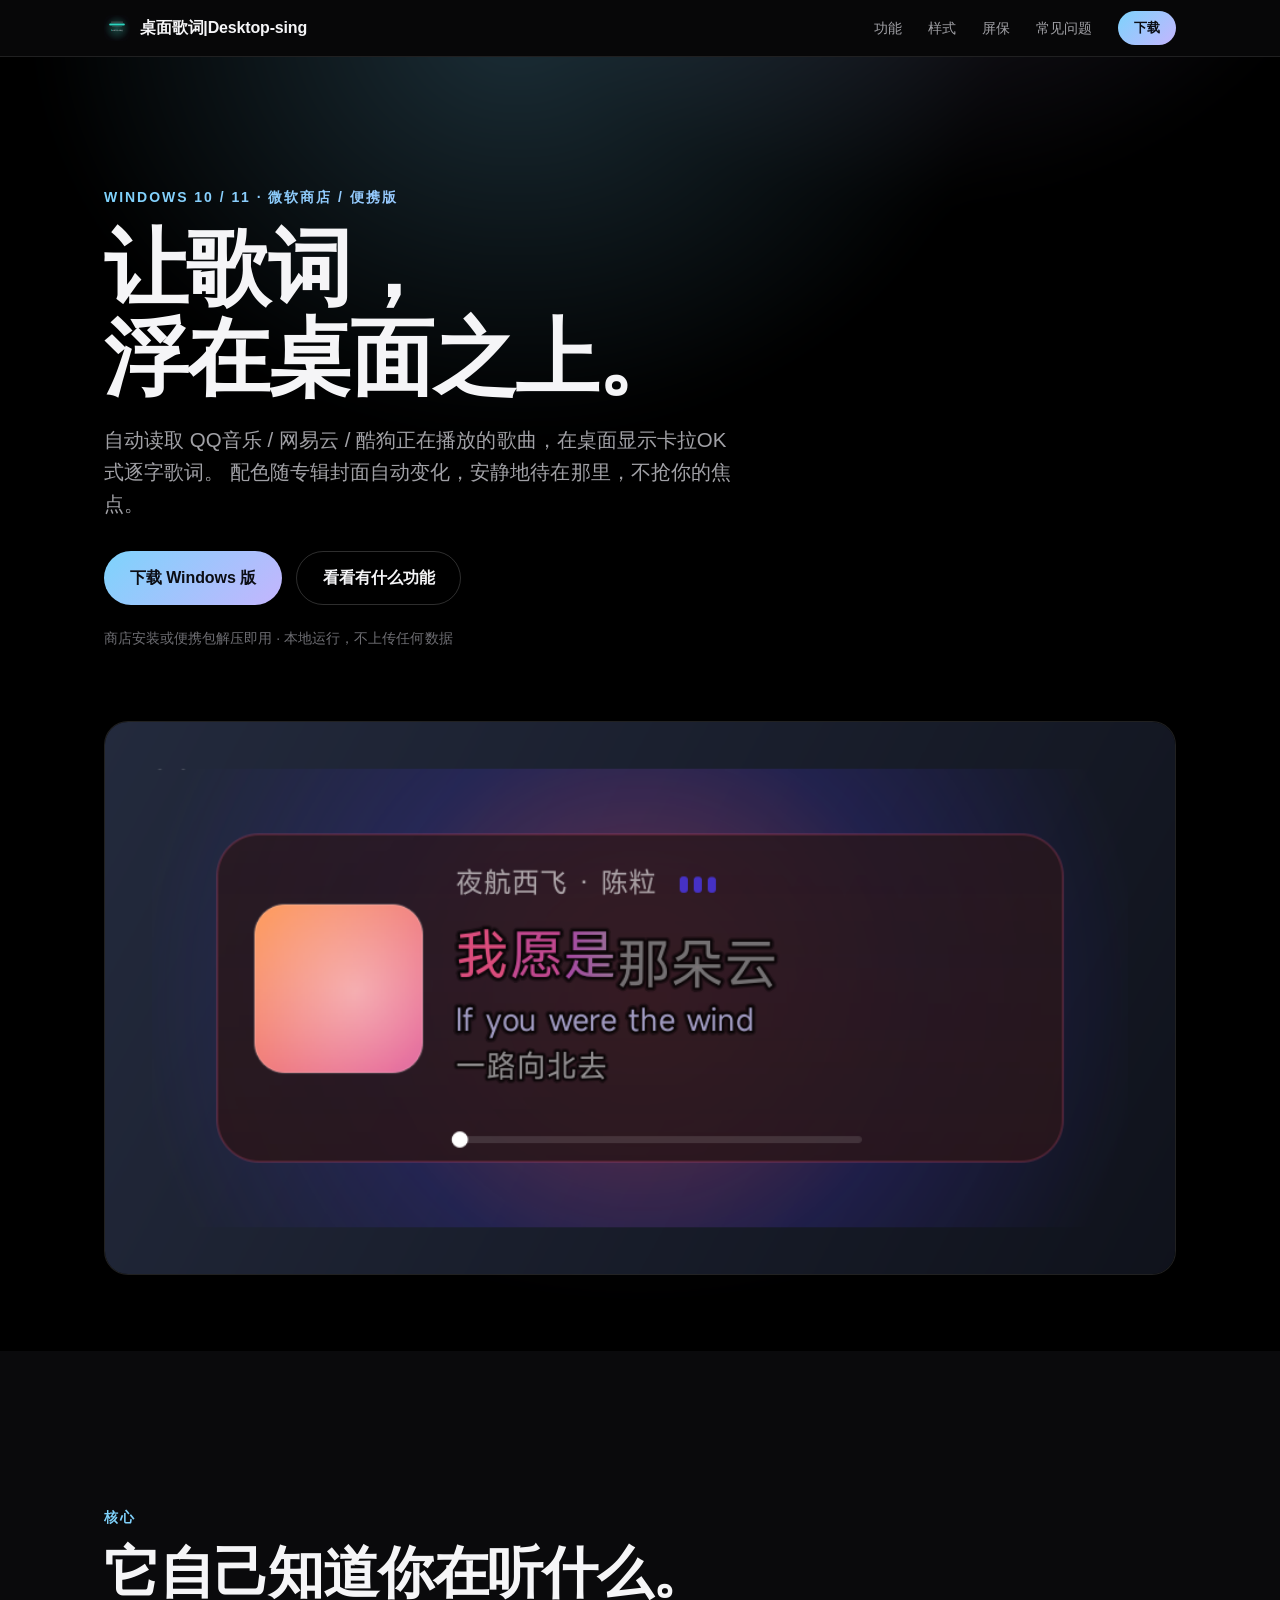
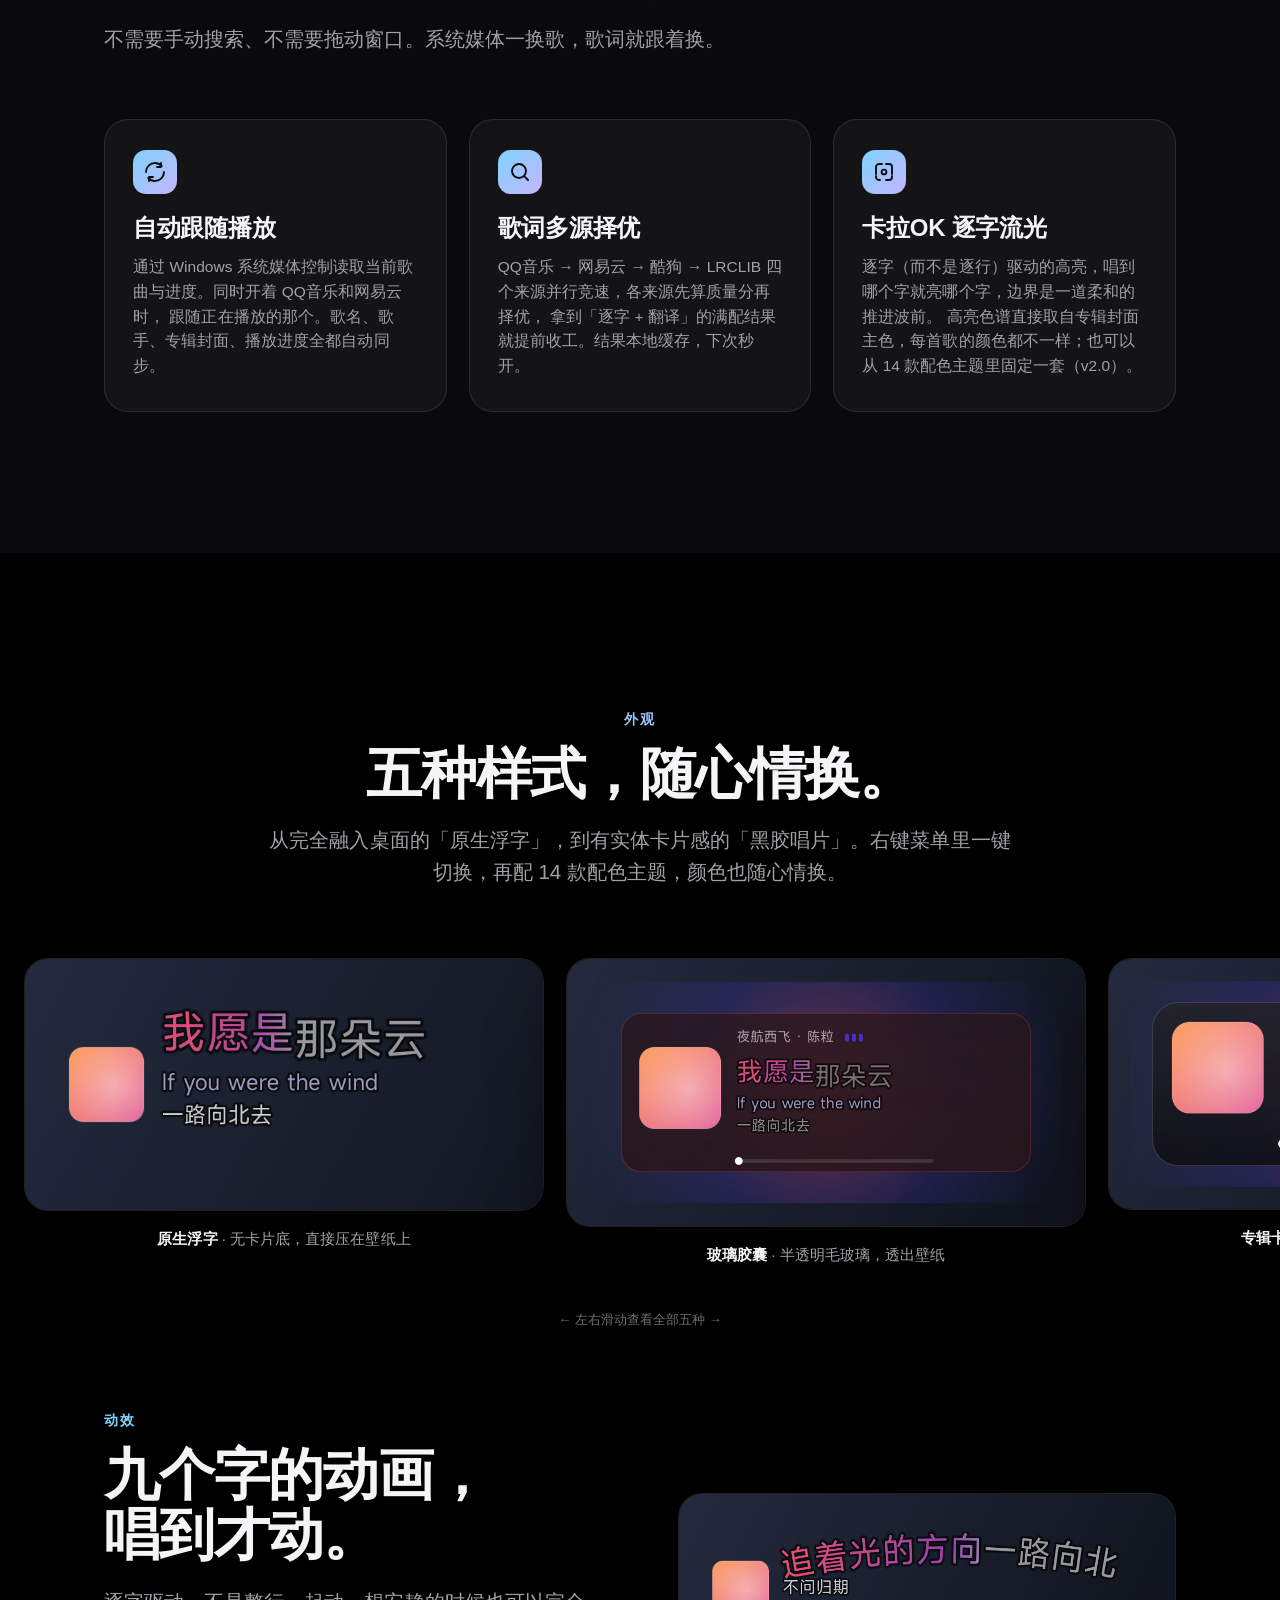
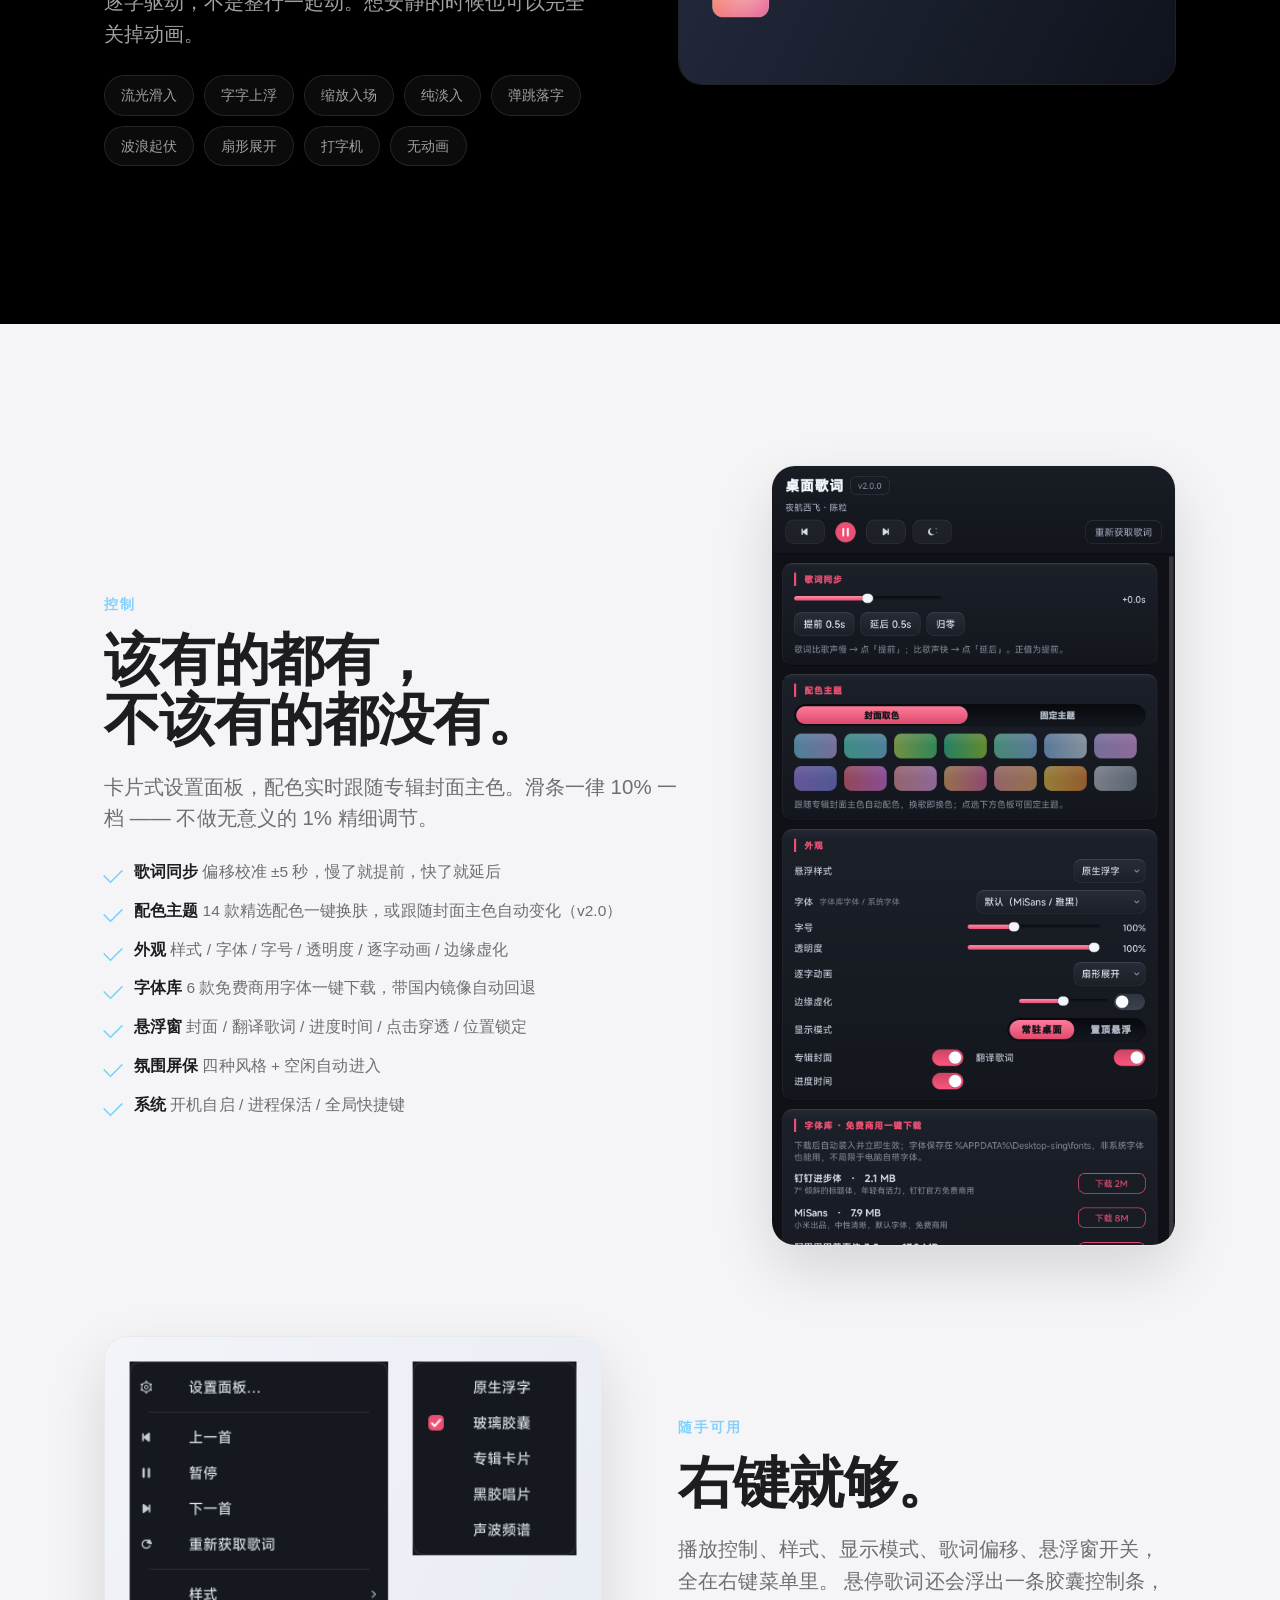
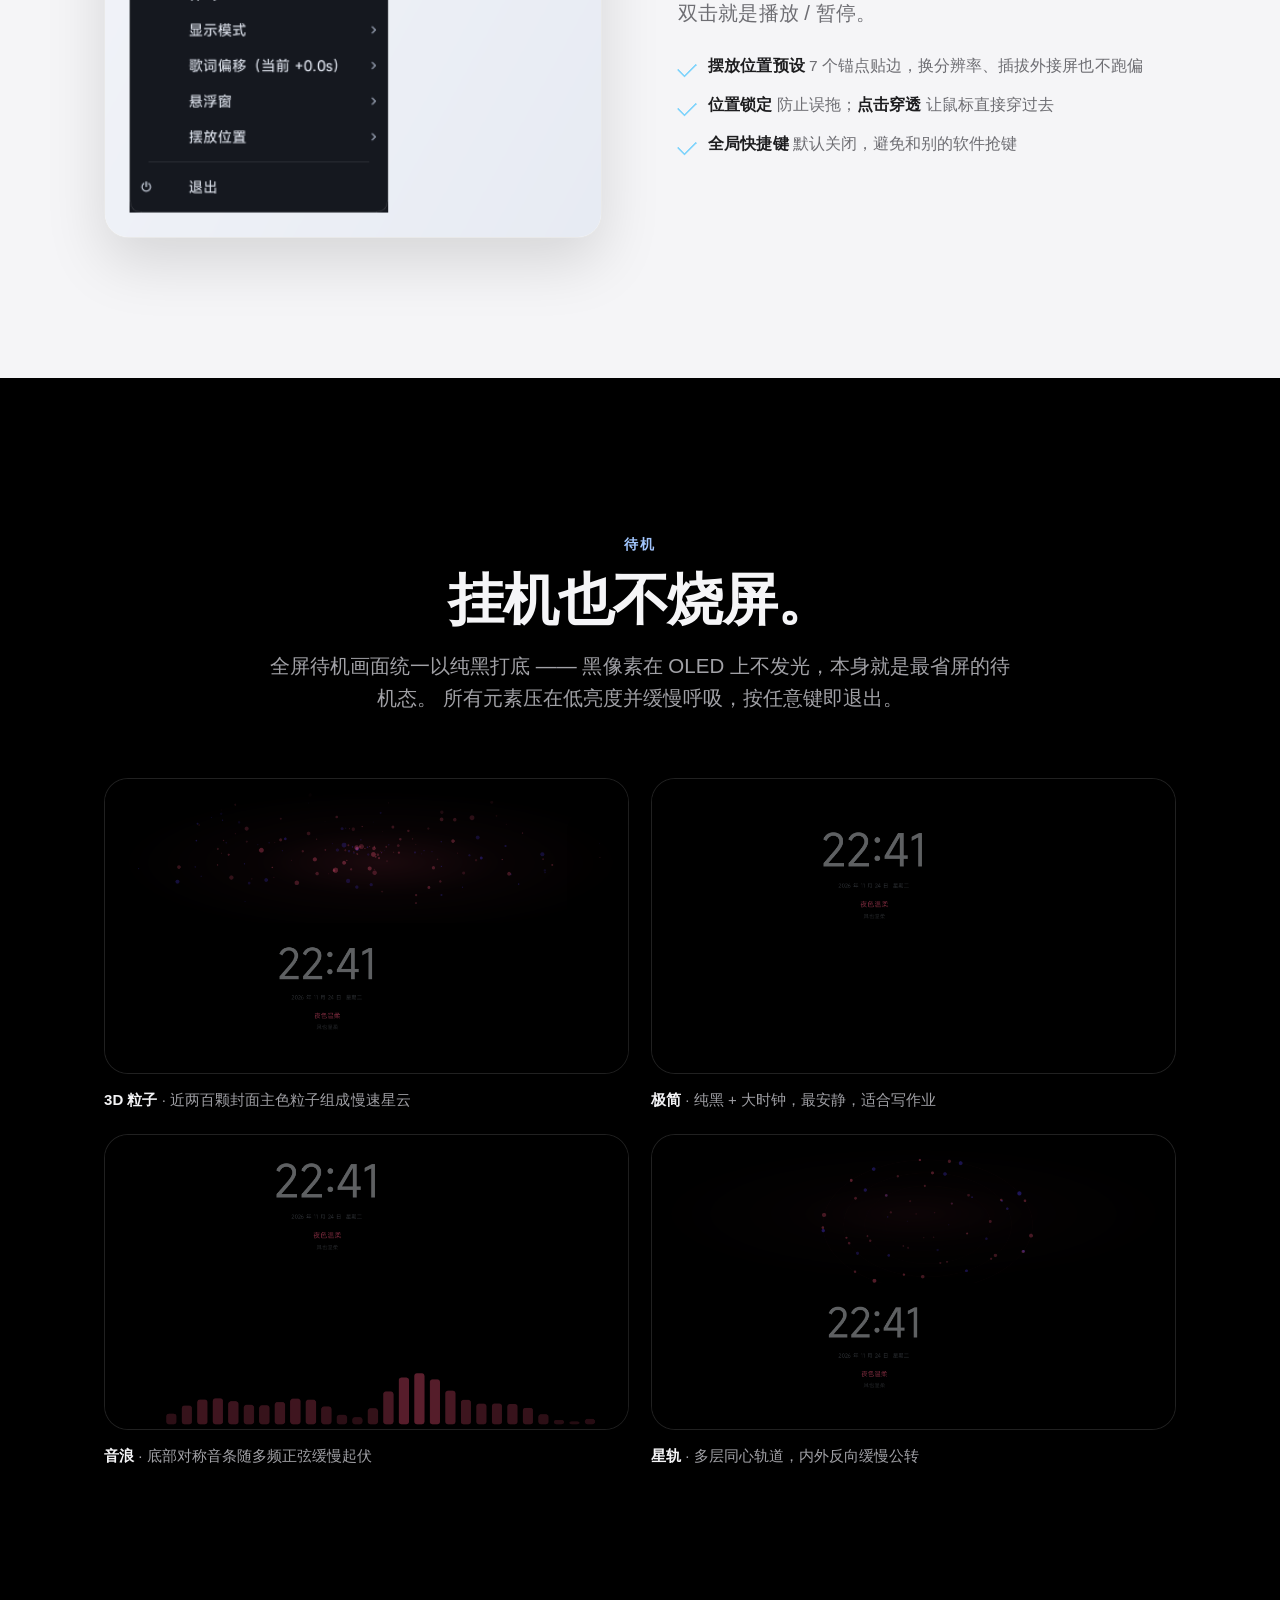
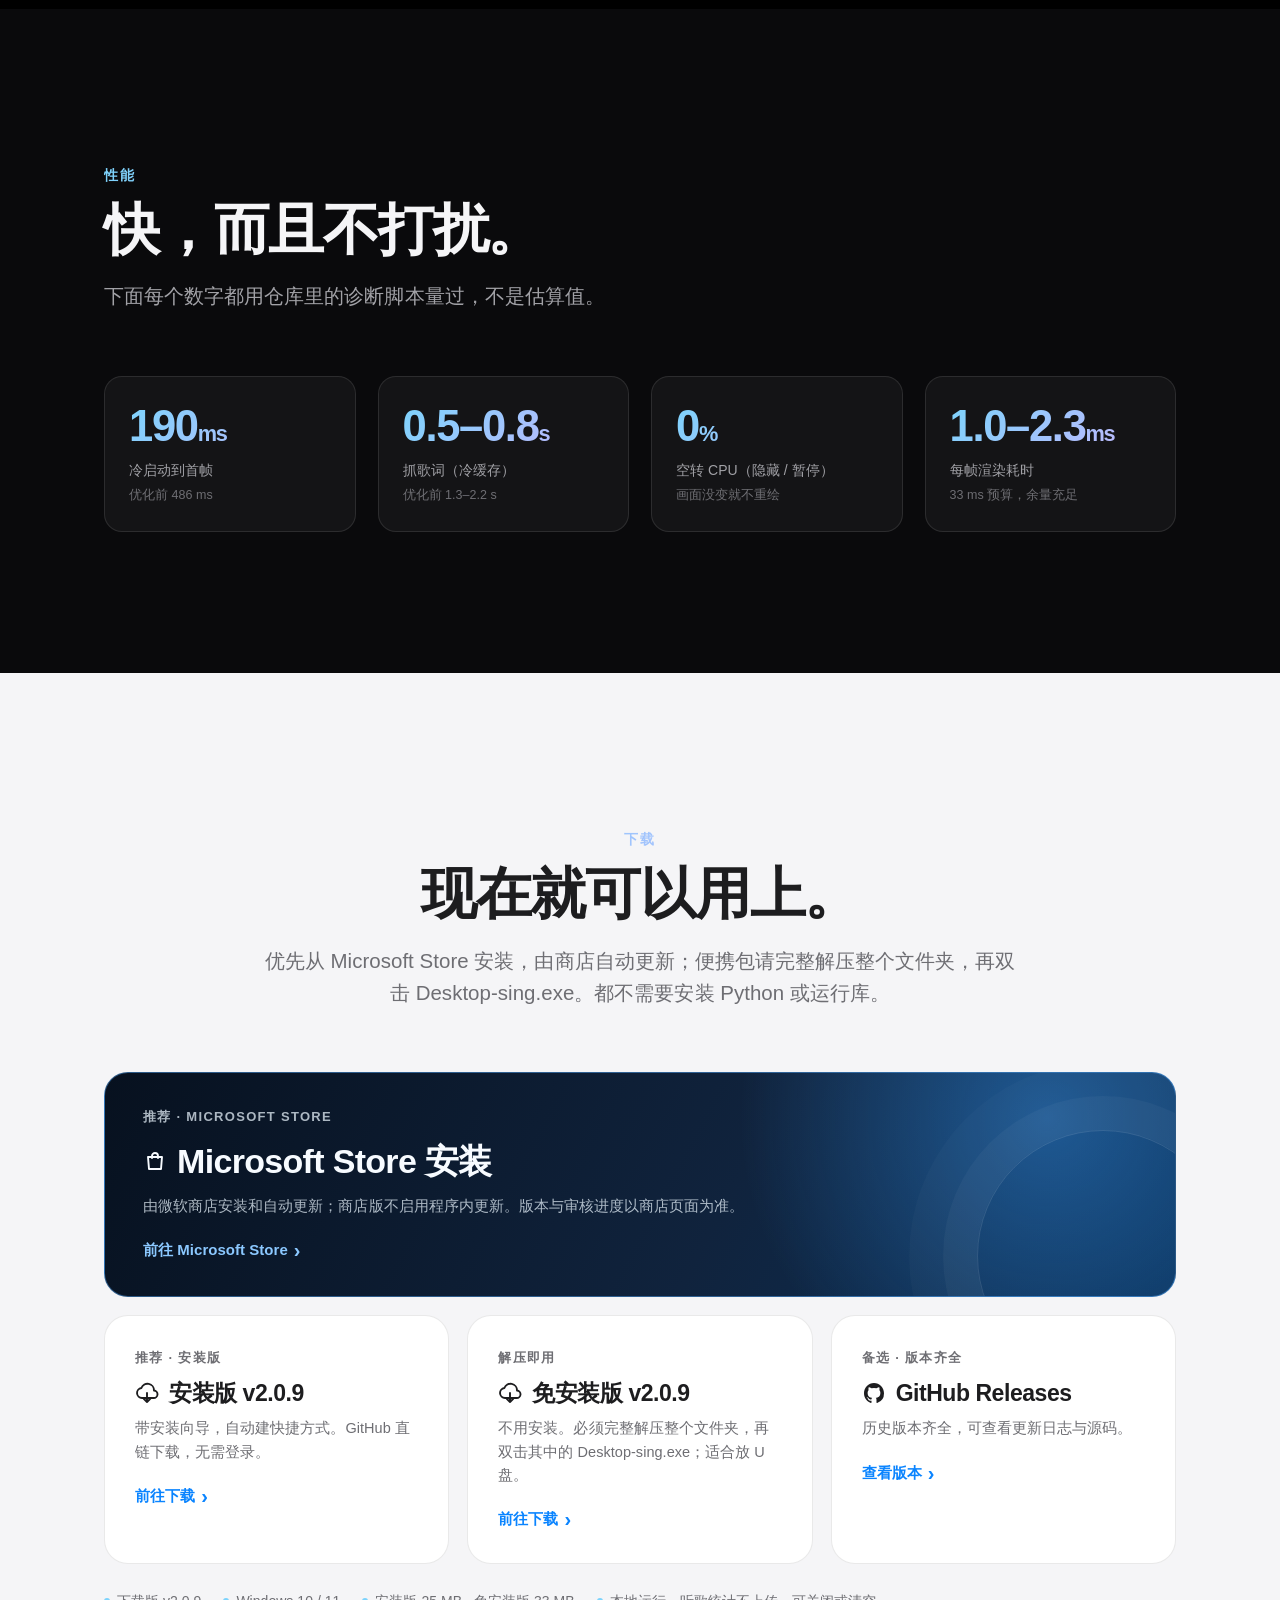
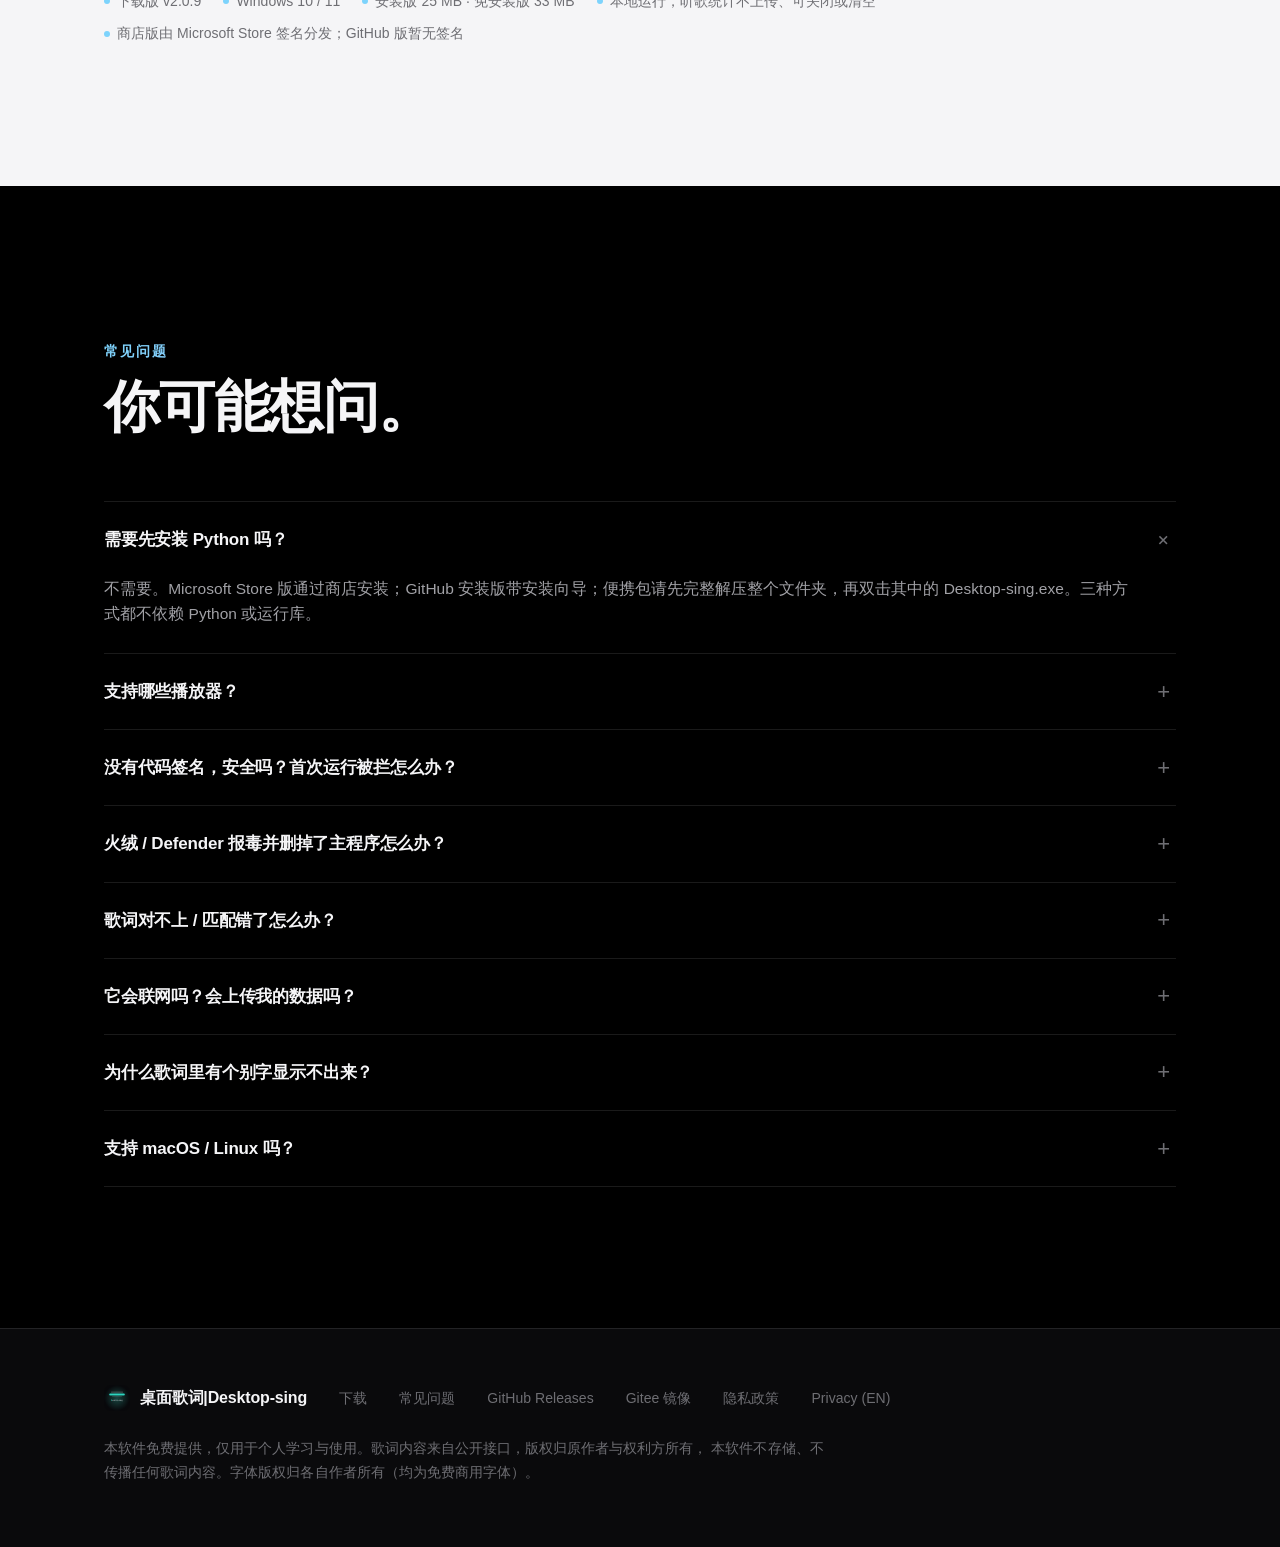
<file: site/index.html>
<!DOCTYPE html>
<html lang="zh-CN">
<head>
<meta charset="utf-8">
<meta name="viewport" content="width=device-width, initial-scale=1, viewport-fit=cover">
<title>桌面歌词|Desktop-sing · 让歌词浮在桌面之上</title>
<meta name="description" content="自动读取 QQ音乐 / 网易云 / 酷狗 正在播放的歌曲，在桌面显示卡拉OK逐字歌词。5 种样式、9 种逐字动画、4 种氛围屏保，微软商店安装或便携包解压即用。Windows 10/11。">
<meta name="theme-color" content="#000000">
<meta property="og:title" content="桌面歌词|Desktop-sing · 让歌词浮在桌面之上">
<meta property="og:description" content="自动跟随播放 · 卡拉OK逐字歌词 · 5 种样式 · 4 种氛围屏保。微软商店安装或便携包解压即用，Windows 10/11。">
<!-- og:image / og:url 必须是**绝对地址**：微信、QQ、微博等抓取器不解析相对路径，
     写 assets/hero.png 它们会当作抓不到图 → 分享卡片退化成纯文字。 -->
<meta property="og:image" content="https://music.202271.xyz/assets/hero.png">
<meta property="og:image:width" content="916">
<meta property="og:image:height" content="472">
<meta property="og:image:alt" content="桌面歌词：歌词悬浮在桌面上的效果图">
<meta property="og:url" content="https://music.202271.xyz/">
<meta property="og:site_name" content="桌面歌词|Desktop-sing">
<meta property="og:type" content="website">
<meta name="twitter:card" content="summary_large_image">
<meta name="twitter:title" content="桌面歌词|Desktop-sing · 让歌词浮在桌面之上">
<meta name="twitter:description" content="自动跟随播放 · 卡拉OK逐字歌词 · 5 种样式 · 4 种氛围屏保。微软商店安装或便携包解压即用，Windows 10/11。">
<meta name="twitter:image" content="https://music.202271.xyz/assets/hero.png">
<link rel="icon" href="assets/favicon-32.png?v=a84f6c4a6b" sizes="32x32">
<link rel="icon" href="assets/icon-256.png?v=a84f6c4a6b" sizes="256x256">
<link rel="apple-touch-icon" href="assets/apple-touch-icon.png?v=a84f6c4a6b">
<link rel="stylesheet" href="assets/style.css?v=a84f6c4a6b">
<script>
/* 渐进增强开关（同步执行，早于首次绘制，所以不会闪一下再隐藏）：
   style.css 里 .reveal 默认是可见的，只有 <html> 带上 js 类才启用"先隐藏、滚动入场"。
   —— 这样即使访客禁用 JS，页面也是完整的，不会是白屏。
   另外：如果 assets/main.js 没有随文件一起上传（部署漏了 assets 目录），
   主逻辑不会就位，2.5 秒后这里兜底把全部内容显示出来。*/
(function () {
  var d = document.documentElement;
  d.className += ' js';
  setTimeout(function () {
    if (!window.__dlRevealReady) d.className += ' reveal-all';
  }, 2500);
})();
</script>
<noscript><style>.reveal{opacity:1 !important;transform:none !important}</style></noscript>
</head>
<body>

<!-- ==========================================================================
     ⚠️  部署前唯一要改的地方：搜索「配置区」三个字
     下载区以 Microsoft Store 为主，GitHub 安装版 / 便携版作为备用；换版本时改这些 href。
     ========================================================================== -->

<header class="nav">
  <div class="wrap">
    <a class="brand" href="#top">
      <img src="assets/icon-180.png?v=a84f6c4a6b" alt="">
      <span>桌面歌词|Desktop-sing</span>
    </a>
    <nav class="nav-links">
      <a href="#features">功能</a>
      <a href="#styles">样式</a>
      <a href="#saver">屏保</a>
      <a href="#faq">常见问题</a>
    </nav>
    <a class="nav-cta" href="#download">下载</a>
  </div>
</header>

<main id="top">

  <!-- ================= 首屏 ================= -->
  <section class="hero sec--dark">
    <div class="wrap">
      <div class="hero-text">
        <p class="eyebrow">Windows 10 / 11 · 微软商店 / 便携版</p>
        <h1>让歌词，<br>浮在桌面之上。</h1>
        <p class="lead">
          自动读取 QQ音乐 / 网易云 / 酷狗正在播放的歌曲，在桌面显示卡拉OK式逐字歌词。
          配色随专辑封面自动变化，安静地待在那里，不抢你的焦点。
        </p>
        <div class="btn-row">
          <a class="btn btn--primary" href="#download">下载 Windows 版</a>
          <a class="btn btn--ghost" href="#features">看看有什么功能</a>
        </div>
        <p class="small" style="margin-top:22px">商店安装或便携包解压即用 · 本地运行，不上传任何数据</p>
      </div>

      <div class="hero-shot">
        <div class="shot">
          <img src="assets/hero.png?v=a84f6c4a6b" alt="玻璃胶囊样式的桌面歌词" loading="eager" decoding="async">
        </div>
      </div>
    </div>
  </section>

  <!-- ================= 三大特性 ================= -->
  <section class="sec sec--dark2" id="features">
    <div class="wrap">
      <div class="sec-head reveal">
        <p class="eyebrow">核心</p>
        <h2>它自己知道你在听什么。</h2>
        <p class="lead">
          不需要手动搜索、不需要拖动窗口。系统媒体一换歌，歌词就跟着换。
        </p>
      </div>

      <div class="grid3">
        <div class="card reveal" style="--d:0ms">
          <div class="ico" aria-hidden="true">
            <svg viewBox="0 0 24 24" fill="none" stroke="currentColor" stroke-width="1.9"
                 stroke-linecap="round" stroke-linejoin="round">
              <path d="M3 12a9 9 0 0 1 9-9 9 9 0 0 1 6.7 3"/>
              <path d="M21 12a9 9 0 0 1-9 9 9 9 0 0 1-6.7-3"/>
              <path d="M18 3v4h-4M6 21v-4h4"/>
            </svg>
          </div>
          <h3>自动跟随播放</h3>
          <p>通过 Windows 系统媒体控制读取当前歌曲与进度。同时开着 QQ音乐和网易云时，
             跟随正在播放的那个。歌名、歌手、专辑封面、播放进度全都自动同步。</p>
        </div>

        <div class="card reveal" style="--d:80ms">
          <div class="ico" aria-hidden="true">
            <svg viewBox="0 0 24 24" fill="none" stroke="currentColor" stroke-width="1.9"
                 stroke-linecap="round" stroke-linejoin="round">
              <circle cx="11" cy="11" r="7"/><path d="m20 20-3.6-3.6"/>
            </svg>
          </div>
          <h3>歌词多源择优</h3>
          <p>QQ音乐 → 网易云 → 酷狗 → LRCLIB 四个来源并行竞速，各来源先算质量分再择优，
             拿到「逐字 + 翻译」的满配结果就提前收工。结果本地缓存，下次秒开。</p>
        </div>

        <div class="card reveal" style="--d:160ms">
          <div class="ico" aria-hidden="true">
            <svg viewBox="0 0 24 24" fill="none" stroke="currentColor" stroke-width="1.9"
                 stroke-linecap="round" stroke-linejoin="round">
              <path d="M4 14V7a3 3 0 0 1 3-3h3"/><path d="M14 4h3a3 3 0 0 1 3 3v7"/>
              <path d="M20 16v1a3 3 0 0 1-3 3h-3"/><path d="M8 20H7a3 3 0 0 1-3-3v-1"/>
              <circle cx="12" cy="12" r="2.4"/>
            </svg>
          </div>
          <h3>卡拉OK 逐字流光</h3>
          <p>逐字（而不是逐行）驱动的高亮，唱到哪个字就亮哪个字，边界是一道柔和的推进波前。
             高亮色谱直接取自专辑封面主色，每首歌的颜色都不一样；也可以从 14 款配色主题里固定一套（v2.0）。</p>
        </div>
      </div>
    </div>
  </section>

  <!-- ================= 五种样式 ================= -->
  <section class="sec sec--dark" id="styles">
    <div class="wrap">
      <div class="sec-head center reveal">
        <p class="eyebrow">外观</p>
        <h2>五种样式，随心情换。</h2>
        <p class="lead">从完全融入桌面的「原生浮字」，到有实体卡片感的「黑胶唱片」。右键菜单里一键切换，再配 14 款配色主题，颜色也随心情换。</p>
      </div>
    </div>

    <div class="gallery">
      <figure class="reveal" style="--d:0ms">
        <div class="shot"><img src="assets/style-native.png?v=a84f6c4a6b" alt="原生浮字样式" loading="lazy" decoding="async"></div>
        <figcaption><b>原生浮字</b> · 无卡片底，直接压在壁纸上</figcaption>
      </figure>
      <figure class="reveal" style="--d:70ms">
        <div class="shot"><img src="assets/style-glass.png?v=a84f6c4a6b" alt="玻璃胶囊样式" loading="lazy" decoding="async"></div>
        <figcaption><b>玻璃胶囊</b> · 半透明毛玻璃，透出壁纸</figcaption>
      </figure>
      <figure class="reveal" style="--d:140ms">
        <div class="shot"><img src="assets/style-ios.png?v=a84f6c4a6b" alt="专辑卡片样式" loading="lazy" decoding="async"></div>
        <figcaption><b>专辑卡片</b> · 圆角大卡片，最耐看的一套</figcaption>
      </figure>
      <figure class="reveal" style="--d:210ms">
        <div class="shot"><img src="assets/style-vinyl.png?v=a84f6c4a6b" alt="黑胶唱片样式" loading="lazy" decoding="async"></div>
        <figcaption><b>黑胶唱片</b> · 唱片随播放旋转，中心贴专辑封面</figcaption>
      </figure>
      <figure class="reveal" style="--d:280ms">
        <div class="shot"><img src="assets/style-spotify.png?v=a84f6c4a6b" alt="声波频谱样式" loading="lazy" decoding="async"></div>
        <figcaption><b>声波频谱</b> · 极简排版 + 声波律动</figcaption>
      </figure>
    </div>
    <p class="hint-swipe">← 左右滑动查看全部五种 →</p>

    <div class="wrap" style="margin-top:64px">
      <div class="split">
        <div class="reveal">
          <p class="eyebrow">动效</p>
          <h2>九个字的动画，<br>唱到才动。</h2>
          <p class="lead">
            逐字驱动，不是整行一起动。想安静的时候也可以完全关掉动画。
          </p>
          <ul class="chips">
            <li>流光滑入</li><li>字字上浮</li><li>缩放入场</li>
            <li>纯淡入</li><li>弹跳落字</li><li>波浪起伏</li>
            <li>扇形展开</li><li>打字机</li><li>无动画</li>
          </ul>
        </div>
        <div class="reveal" style="--d:120ms">
          <div class="shot"><img src="assets/anim-fan.png?v=a84f6c4a6b" alt="扇形展开逐字动画" loading="lazy" decoding="async"></div>
        </div>
      </div>
    </div>
  </section>

  <!-- ================= 设置面板 ================= -->
  <section class="sec sec--light" id="panel">
    <div class="wrap">
      <div class="split split--panel">
        <div class="reveal">
          <p class="eyebrow">控制</p>
          <h2>该有的都有，<br>不该有的都没有。</h2>
          <p class="lead">
            卡片式设置面板，配色实时跟随专辑封面主色。滑条一律 10% 一档 —— 不做无意义的 1% 精细调节。
          </p>
          <ul class="ticks">
            <li><b>歌词同步</b> 偏移校准 ±5 秒，慢了就提前，快了就延后</li>
            <li><b>配色主题</b> 14 款精选配色一键换肤，或跟随封面主色自动变化（v2.0）</li>
            <li><b>外观</b> 样式 / 字体 / 字号 / 透明度 / 逐字动画 / 边缘虚化</li>
            <li><b>字体库</b> 6 款免费商用字体一键下载，带国内镜像自动回退</li>
            <li><b>悬浮窗</b> 封面 / 翻译歌词 / 进度时间 / 点击穿透 / 位置锁定</li>
            <li><b>氛围屏保</b> 四种风格 + 空闲自动进入</li>
            <li><b>系统</b> 开机自启 / 进程保活 / 全局快捷键</li>
          </ul>
        </div>
        <div class="reveal" style="--d:120ms">
          <div class="shot"><img src="assets/panel.png?v=a84f6c4a6b" alt="设置面板" loading="lazy" decoding="async"></div>
        </div>
      </div>

      <div class="split" style="margin-top:clamp(48px,7vw,96px)">
        <div class="reveal">
          <div class="shot"><img src="assets/menu.png?v=a84f6c4a6b" alt="右键菜单" loading="lazy" decoding="async"></div>
        </div>
        <div class="reveal" style="--d:120ms">
          <p class="eyebrow">随手可用</p>
          <h2>右键就够。</h2>
          <p class="lead">
            播放控制、样式、显示模式、歌词偏移、悬浮窗开关，全在右键菜单里。
            悬停歌词还会浮出一条胶囊控制条，双击就是播放 / 暂停。
          </p>
          <ul class="ticks">
            <li><b>摆放位置预设</b> 7 个锚点贴边，换分辨率、插拔外接屏也不跑偏</li>
            <li><b>位置锁定</b> 防止误拖；<b>点击穿透</b> 让鼠标直接穿过去</li>
            <li><b>全局快捷键</b> 默认关闭，避免和别的软件抢键</li>
          </ul>
        </div>
      </div>
    </div>
  </section>

  <!-- ================= 氛围屏保 ================= -->
  <section class="sec sec--dark" id="saver">
    <div class="wrap">
      <div class="sec-head center reveal">
        <p class="eyebrow">待机</p>
        <h2>挂机也不烧屏。</h2>
        <p class="lead">
          全屏待机画面统一以纯黑打底 —— 黑像素在 OLED 上不发光，本身就是最省屏的待机态。
          所有元素压在低亮度并缓慢呼吸，按任意键即退出。
        </p>
      </div>

      <div class="grid2">
        <figure class="reveal" style="--d:0ms">
          <div class="shot"><img src="assets/saver-particle.png?v=a84f6c4a6b" alt="3D 粒子屏保" loading="lazy" decoding="async"></div>
          <figcaption><b>3D 粒子</b> · 近两百颗封面主色粒子组成慢速星云</figcaption>
        </figure>
        <figure class="reveal" style="--d:80ms">
          <div class="shot"><img src="assets/saver-minimal.png?v=a84f6c4a6b" alt="极简时钟屏保" loading="lazy" decoding="async"></div>
          <figcaption><b>极简</b> · 纯黑 + 大时钟，最安静，适合写作业</figcaption>
        </figure>
        <figure class="reveal" style="--d:160ms">
          <div class="shot"><img src="assets/saver-bars.png?v=a84f6c4a6b" alt="音浪屏保" loading="lazy" decoding="async"></div>
          <figcaption><b>音浪</b> · 底部对称音条随多频正弦缓慢起伏</figcaption>
        </figure>
        <figure class="reveal" style="--d:240ms">
          <div class="shot"><img src="assets/saver-orbits.png?v=a84f6c4a6b" alt="星轨屏保" loading="lazy" decoding="async"></div>
          <figcaption><b>星轨</b> · 多层同心轨道，内外反向缓慢公转</figcaption>
        </figure>
      </div>
    </div>
  </section>

  <!-- ================= 性能 ================= -->
  <section class="sec sec--dark2">
    <div class="wrap">
      <div class="sec-head reveal">
        <p class="eyebrow">性能</p>
        <h2>快，而且不打扰。</h2>
        <p class="lead">下面每个数字都用仓库里的诊断脚本量过，不是估算值。</p>
      </div>

      <div class="stats">
        <div class="stat reveal" style="--d:0ms">
          <div class="n">190<span style="font-size:.5em">ms</span></div>
          <div class="t">冷启动到首帧</div>
          <div class="o">优化前 486 ms</div>
        </div>
        <div class="stat reveal" style="--d:80ms">
          <div class="n">0.5–0.8<span style="font-size:.5em">s</span></div>
          <div class="t">抓歌词（冷缓存）</div>
          <div class="o">优化前 1.3–2.2 s</div>
        </div>
        <div class="stat reveal" style="--d:160ms">
          <div class="n">0<span style="font-size:.5em">%</span></div>
          <div class="t">空转 CPU（隐藏 / 暂停）</div>
          <div class="o">画面没变就不重绘</div>
        </div>
        <div class="stat reveal" style="--d:240ms">
          <div class="n">1.0–2.3<span style="font-size:.5em">ms</span></div>
          <div class="t">每帧渲染耗时</div>
          <div class="o">33 ms 预算，余量充足</div>
        </div>
      </div>
    </div>
  </section>

  <!-- ==========================================================================
       配置区 —— 部署时只改这一块！
       商店优先；GitHub 安装版与便携包作为备用。换版本时同步更新这里的版本号与 href：
        · Microsoft Store → https://apps.microsoft.com/detail/9P252M4VJL12
        · GitHub 安装版 / 便携版 → Releases 里的当前版本直链
        · GitHub Releases → 历史版本与更新日志
       改完保存，再跑审计，确保版本号与链接口径一致。
       ========================================================================== -->
  <section class="sec sec--light" id="download">
    <div class="wrap">
      <div class="sec-head center reveal">
        <p class="eyebrow">下载</p>
        <h2>现在就可以用上。</h2>
        <p class="lead">优先从 Microsoft Store 安装，由商店自动更新；便携包请完整解压整个文件夹，再双击 Desktop-sing.exe。都不需要安装 Python 或运行库。</p>
      </div>

      <div class="dl-grid">
        <a class="dl dl--store dl--main reveal" style="--d:0ms" href="https://apps.microsoft.com/detail/9P252M4VJL12" data-dl="microsoft-store" target="_blank" rel="noopener">
          <span class="k">推荐 · Microsoft Store</span>
          <span class="v">
            <svg viewBox="0 0 24 24" fill="none" stroke="currentColor" stroke-width="1.9"
                 stroke-linecap="round" stroke-linejoin="round" aria-hidden="true">
              <path d="M5 8h14l-1 12H6L5 8Z"/>
              <path d="M9 9V7a3 3 0 0 1 6 0v2"/>
            </svg>
            Microsoft Store 安装
          </span>
          <span class="d">由微软商店安装和自动更新；商店版不启用程序内更新。版本与审核进度以商店页面为准。</span>
          <span class="go">前往 Microsoft Store</span>
        </a>

        <a class="dl reveal" style="--d:80ms" href="https://github.com/xiaohao8/Desktop-sing/releases/download/v2.0.9/Desktop-sing-v2.0.9-setup.exe" data-dl="github-setup" target="_blank" rel="noopener">
          <span class="k">推荐 · 安装版</span>
          <span class="v">
            <svg viewBox="0 0 24 24" fill="none" stroke="currentColor" stroke-width="1.9"
                 stroke-linecap="round" stroke-linejoin="round" aria-hidden="true">
              <path d="M7 17a5 5 0 0 1-.6-9.96A6.5 6.5 0 0 1 19 9.5a3.75 3.75 0 0 1-.5 7.5H7Z"/>
              <path d="M12 12v9m0 0 3.2-3.2M12 21l-3.2-3.2"/>
            </svg>
            安装版 v2.0.9
          </span>
          <span class="d">带安装向导，自动建快捷方式。GitHub 直链下载，无需登录。</span>
          <span class="go">前往下载</span>
        </a>

        <a class="dl reveal" style="--d:160ms" href="https://github.com/xiaohao8/Desktop-sing/releases/download/v2.0.9/Desktop-sing-v2.0.9-portable.zip" data-dl="github-portable" target="_blank" rel="noopener">
          <span class="k">解压即用</span>
          <span class="v">
            <svg viewBox="0 0 24 24" fill="none" stroke="currentColor" stroke-width="1.9"
                 stroke-linecap="round" stroke-linejoin="round" aria-hidden="true">
              <path d="M7 17a5 5 0 0 1-.6-9.96A6.5 6.5 0 0 1 19 9.5a3.75 3.75 0 0 1-.5 7.5H7Z"/>
              <path d="M12 12v9m0 0 3.2-3.2M12 21l-3.2-3.2"/>
            </svg>
            免安装版 v2.0.9
          </span>
          <span class="d">不用安装。必须完整解压整个文件夹，再双击其中的 Desktop-sing.exe；适合放 U 盘。</span>
          <span class="go">前往下载</span>
        </a>

        <a class="dl reveal" style="--d:240ms" href="https://github.com/xiaohao8/Desktop-sing/releases" data-dl="github" target="_blank" rel="noopener">
          <span class="k">备选 · 版本齐全</span>
          <span class="v">
            <svg viewBox="0 0 24 24" fill="currentColor" aria-hidden="true">
              <path d="M12 2C6.48 2 2 6.58 2 12.23c0 4.52 2.87 8.35 6.84 9.7.5.1.68-.22.68-.49l-.01-1.72c-2.78.62-3.37-1.37-3.37-1.37-.46-1.18-1.11-1.5-1.11-1.5-.91-.63.07-.62.07-.62 1 .07 1.53 1.05 1.53 1.05.9 1.57 2.34 1.12 2.91.86.09-.67.35-1.12.63-1.38-2.22-.26-4.55-1.14-4.55-5.06 0-1.12.39-2.03 1.03-2.75-.1-.26-.45-1.3.1-2.71 0 0 .84-.28 2.75 1.05a9.3 9.3 0 0 1 5 0c1.91-1.33 2.75-1.05 2.75-1.05.55 1.41.2 2.45.1 2.71.64.72 1.03 1.63 1.03 2.75 0 3.93-2.34 4.79-4.57 5.05.36.32.68.94.68 1.9l-.01 2.81c0 .27.18.6.69.49A10.06 10.06 0 0 0 22 12.23C22 6.58 17.52 2 12 2Z"/>
            </svg>
            GitHub Releases
          </span>
          <span class="d">历史版本齐全，可查看更新日志与源码。</span>
          <span class="go">查看版本</span>
        </a>
      </div>

      <div class="dl-meta reveal" style="--d:140ms">
        <span>下载版 v2.0.9</span>
        <span>Windows 10 / 11</span>
        <span>安装版 25 MB · 免安装版 33 MB</span>
          <span>本地运行，听歌统计不上传、可关闭或清空</span>
        <span>商店版由 Microsoft Store 签名分发；GitHub 版暂无签名</span>
      </div>
    </div>
  </section>

  <!-- ================= FAQ ================= -->
  <section class="sec sec--dark" id="faq">
    <div class="wrap">
      <div class="sec-head reveal">
        <p class="eyebrow">常见问题</p>
        <h2>你可能想问。</h2>
      </div>

      <div class="faq reveal">
        <details open>
          <summary>需要先安装 Python 吗？</summary>
          <div class="a">不需要。Microsoft Store 版通过商店安装；GitHub 安装版带安装向导；便携包请先完整解压整个文件夹，再双击其中的 Desktop-sing.exe。三种方式都不依赖 Python 或运行库。</div>
        </details>
        <details>
          <summary>支持哪些播放器？</summary>
          <div class="a">凡是接入 Windows 系统媒体控制（SMTC）的播放器都能读到，包括 QQ音乐、网易云音乐、酷狗音乐等。
              同时开着多个播放器时，跟随正在播放的那一个。</div>
        </details>
        <details>
          <summary>没有代码签名，安全吗？首次运行被拦怎么办？</summary>
          <div class="a">本程序还没配代码签名证书（按年付费），Windows 对「无签名 + 下载量还没攒起来」的新程序
              会弹蓝色警示框，这是 SmartScreen 的默认策略，不代表文件有问题。
              点【更多信息】→【仍要运行】即可，之后不再提示。
              想确认下载的没被换包，可用 Release 附件里的 <code>SHA256SUMS.txt</code> 核对哈希。
              程序本身不向任何服务器上传数据。</div>
        </details>
        <details>
          <summary>火绒 / Defender 报毒并删掉了主程序怎么办？</summary>
          <div class="a">先说明：SmartScreen 蓝框、Windows Defender、火绒是<strong>三套独立机制</strong>，
              Windows 安全中心里加的排除项管不了火绒。本程序是 PyInstaller 打包、当前无签名，
              被 <code>Trojan/Python.ShellLoader</code> 这类「打包器启发式」命中属于已知误报，
              自 1.0.2 起已关闭 UPX 加壳、商店包不再附带第二个 exe 来降低误报。<br>
              <strong>免安装 / 安装版</strong>：在火绒「信任区」添加整个程序目录（或按进程信任
              <code>Desktop-sing.exe</code>），再从 zip 重新解压。<br>
              <strong>商店版</strong>：加信任后走「设置 → 应用 → 桌面歌词 → 高级选项 → 修复」把文件补回来；
              不要手动往 <code>WindowsApps</code> 里拷文件，会破坏包完整性。<br>
              根治只能靠厂商报白，已向微软 WDSI 与火绒提交样本，回执处理需要时间。</div>
        </details>
        <details>
          <summary>歌词对不上 / 匹配错了怎么办？</summary>
          <div class="a">两种办法：① 右键菜单或托盘里的「重新获取歌词」，清掉该曲缓存后重抓；
              ② 用设置面板里的「歌词偏移」校准——歌词比歌声慢就点「提前」，快就点「延后」。</div>
        </details>
        <details>
          <summary>它会联网吗？会上传我的数据吗？</summary>
          <div class="a">歌词从公开接口获取，所以取词时需要联网；除此之外不联网，也不会向任何服务器上传数据。
              取到的歌词缓存在本地，下次播放同一首歌时秒开。</div>
        </details>
        <details>
          <summary>为什么歌词里有个别字显示不出来？</summary>
          <div class="a">程序内置 MiSans 字体且不做子集化（子集化会让生僻字整个消失，比豆腐块更糟）。
              若某些字仍缺失，可在设置面板的「字体库」里换一款字体，或下载一款覆盖更全的字体。</div>
        </details>
        <details>
          <summary>支持 macOS / Linux 吗？</summary>
          <div class="a">目前只支持 Windows 10 / 11。核心依赖 Windows 系统媒体控制来获取播放信息。</div>
        </details>
      </div>
    </div>
  </section>
</main>

<footer class="foot">
  <div class="wrap">
    <div class="row">
      <a class="brand" href="#top" style="color:var(--d-text)">
        <img src="assets/icon-180.png?v=a84f6c4a6b" alt="">
        <span>桌面歌词|Desktop-sing</span>
      </a>
      <a href="#download">下载</a>
      <a href="#faq">常见问题</a>
      <a href="https://github.com/xiaohao8/Desktop-sing/releases" data-dl="github" target="_blank" rel="noopener">GitHub Releases</a>
      <a href="https://gitee.com/xiaohao3/Desktop-sing" data-dl="gitee" target="_blank" rel="noopener">Gitee 镜像</a>
      <a href="privacy.html">隐私政策</a>
      <a href="privacy.en.html" hreflang="en" lang="en">Privacy (EN)</a>
    </div>
    <p class="rules">
      本软件免费提供，仅用于个人学习与使用。歌词内容来自公开接口，版权归原作者与权利方所有，
      本软件不存储、不传播任何歌词内容。字体版权归各自作者所有（均为免费商用字体）。
    </p>
  </div>
</footer>

<script src="assets/main.js?v=a84f6c4a6b" defer></script>
</body>
</html>
</file>
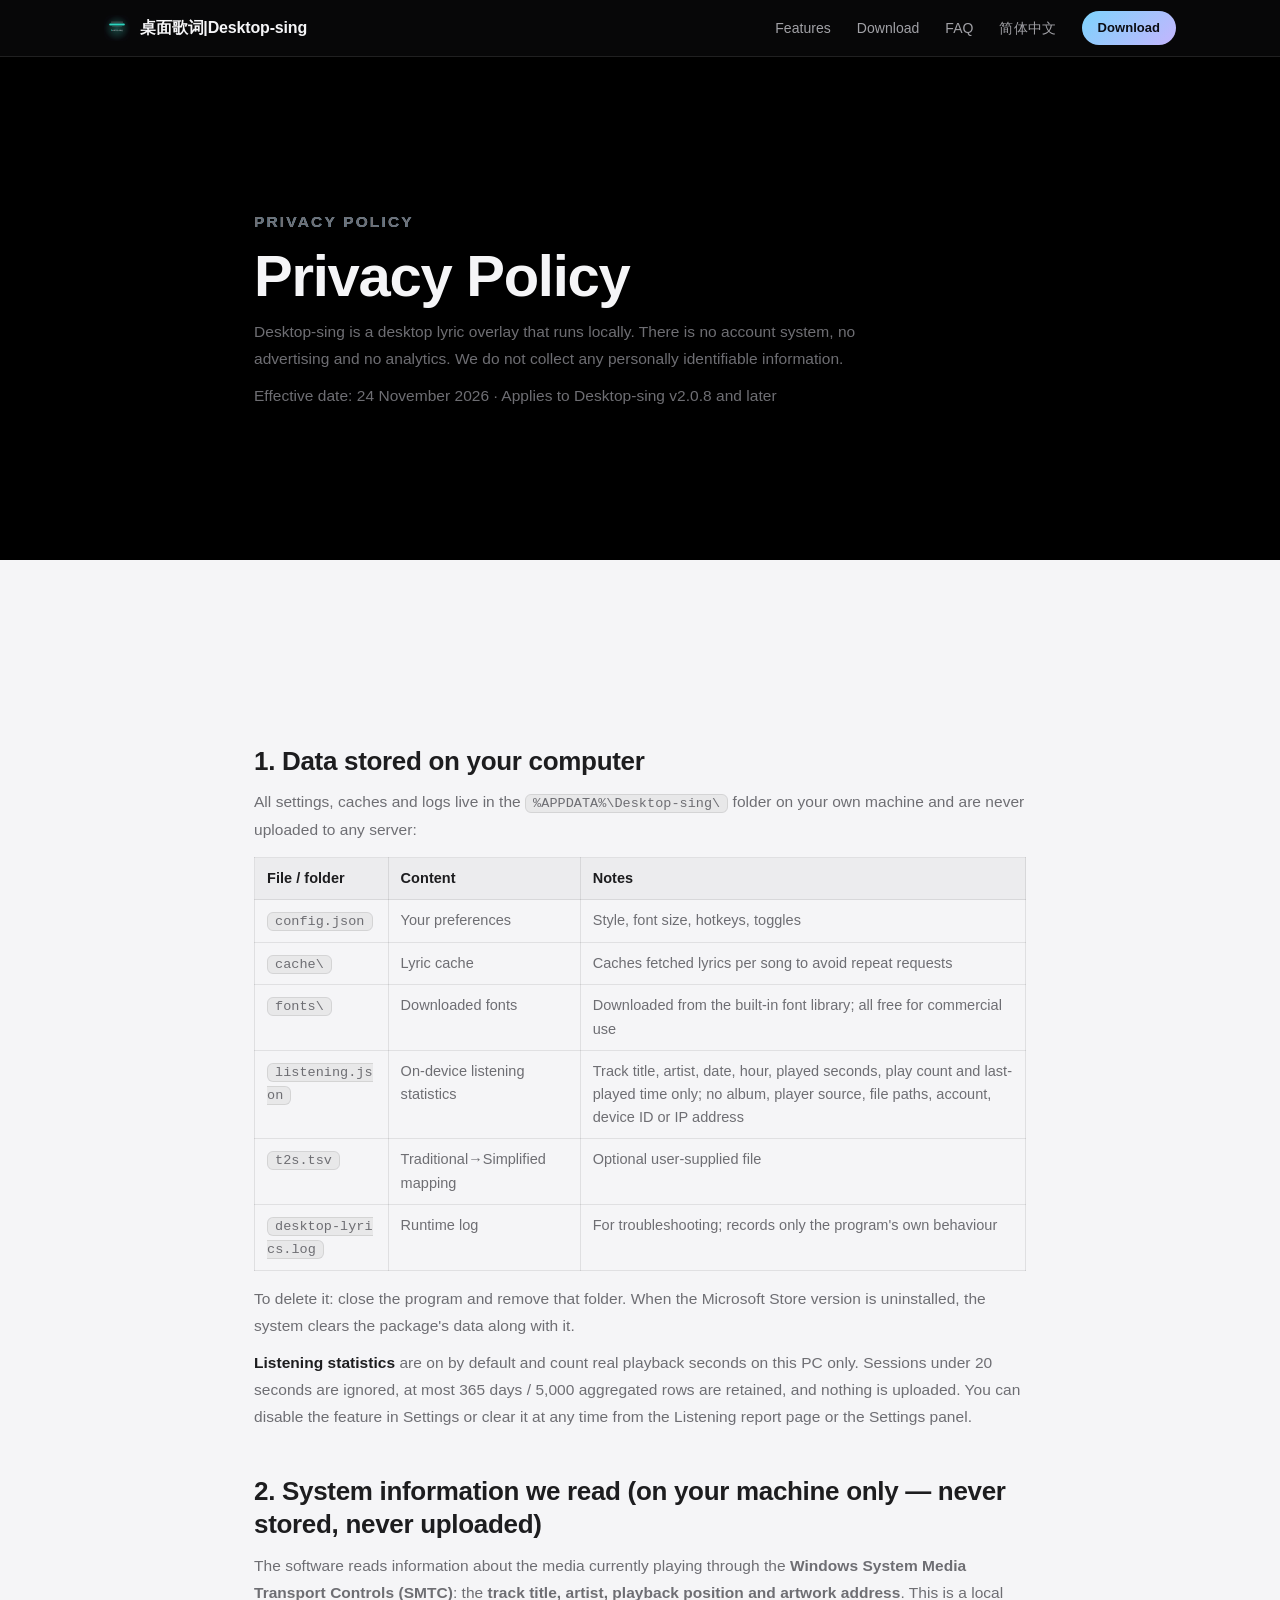
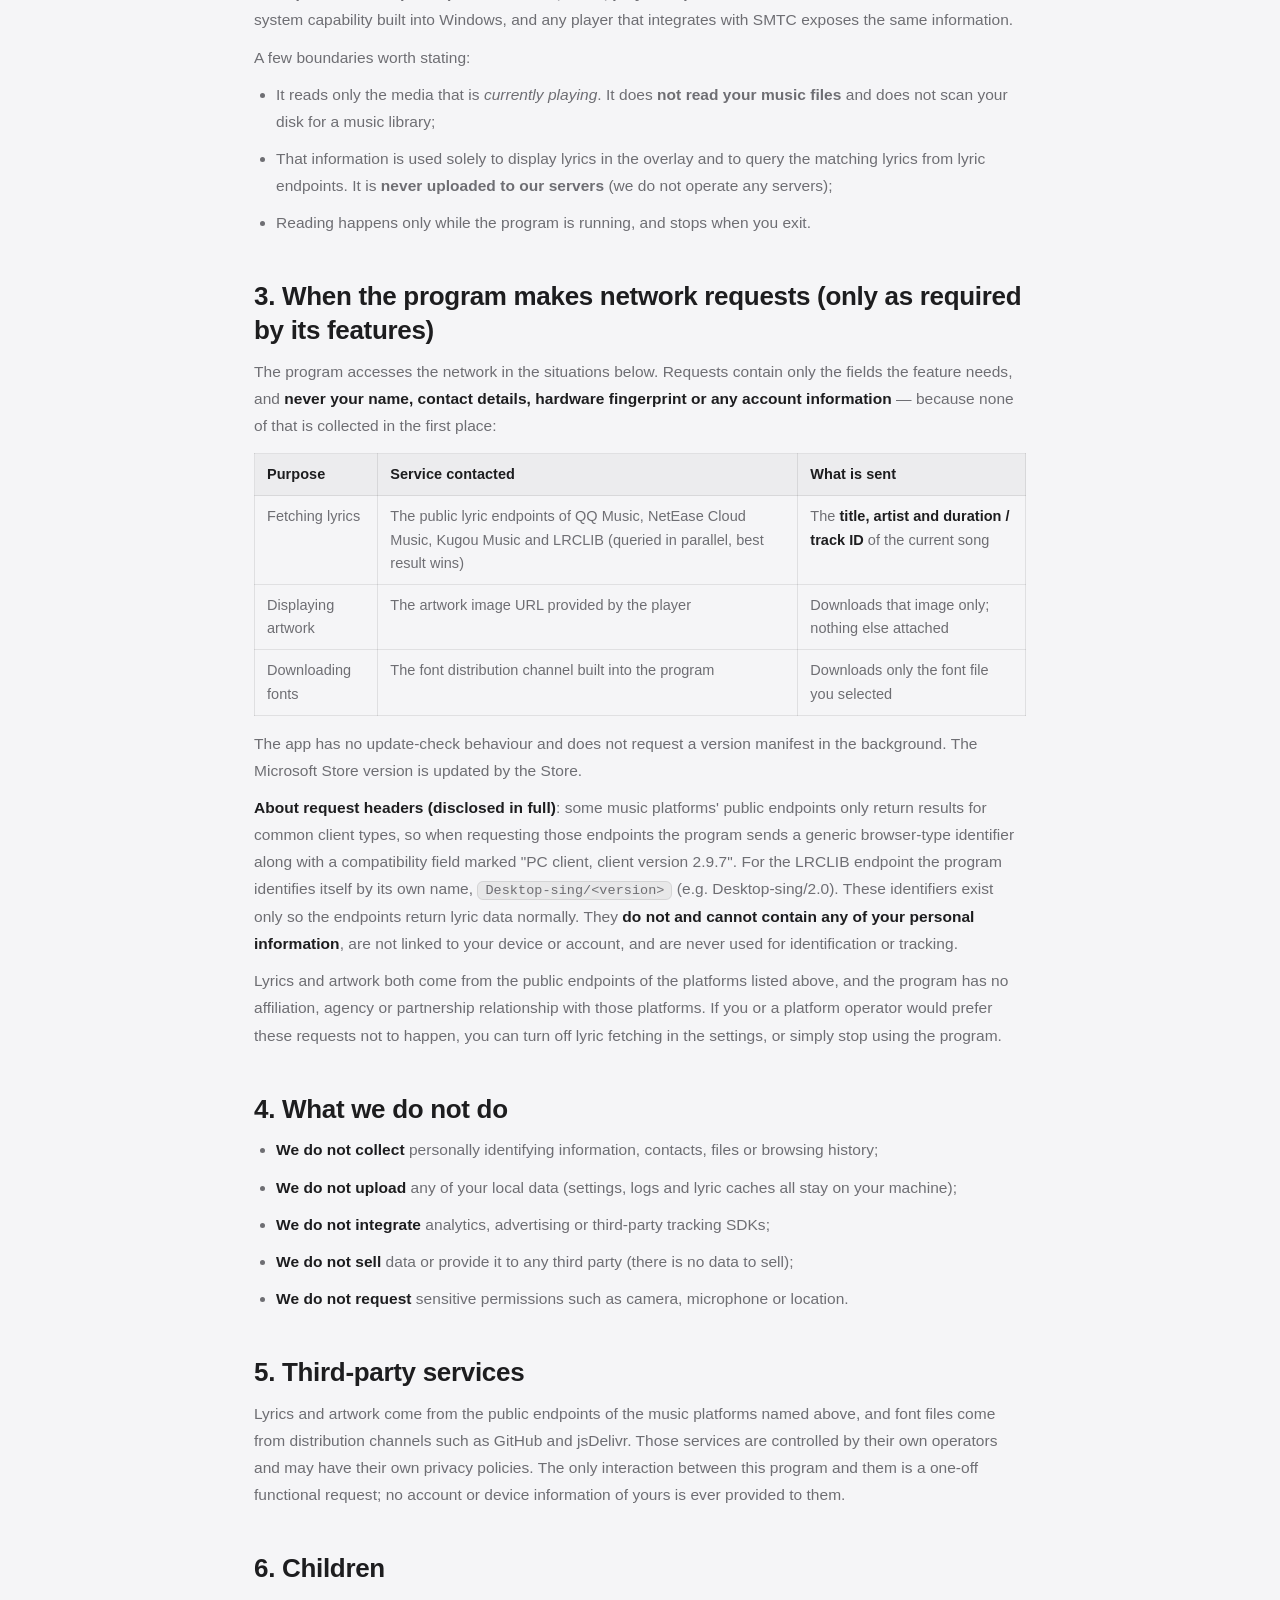
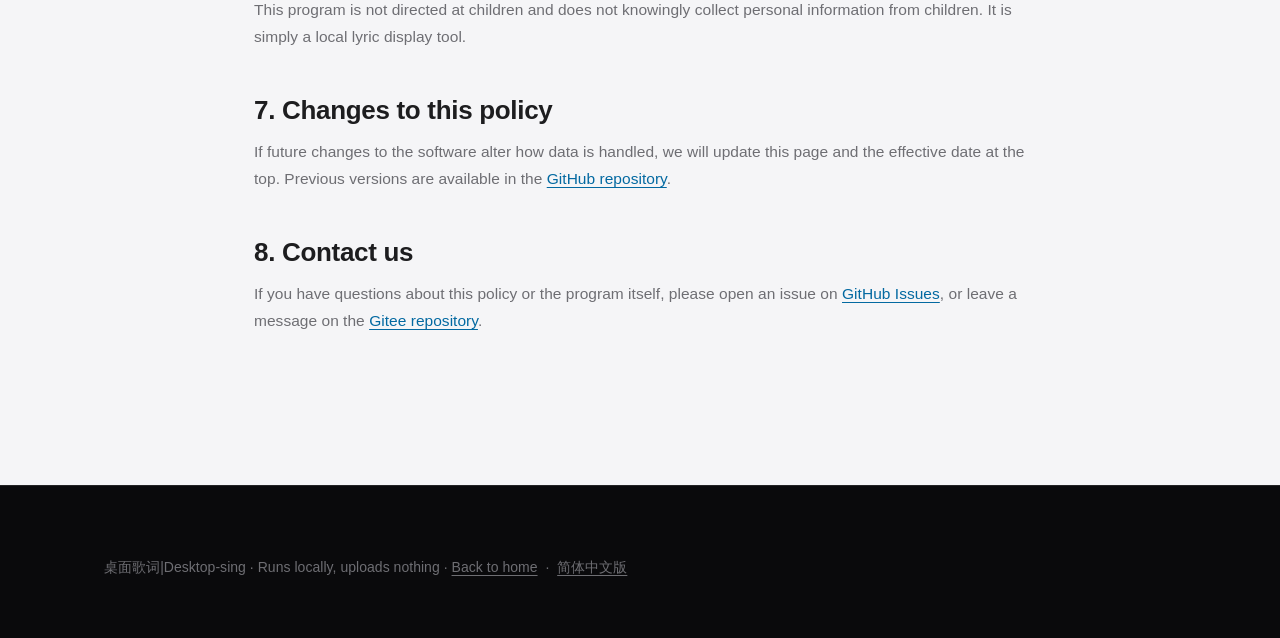
<file: site/privacy.en.html>
<!DOCTYPE html>
<html lang="en">
<head>
<meta charset="utf-8">
<meta name="viewport" content="width=device-width, initial-scale=1, viewport-fit=cover">
<title>Privacy Policy · 桌面歌词|Desktop-sing</title>
<meta name="description" content="Desktop-sing privacy policy: runs locally, no account, no ads, no tracking; network requests are limited to fetching lyrics and artwork on demand.">
<meta name="theme-color" content="#000000">
<meta property="og:title" content="Privacy Policy · 桌面歌词|Desktop-sing">
<meta property="og:description" content="Runs locally. No account, no ads, no tracking. Network requests are limited to fetching lyrics and artwork on demand.">
<meta property="og:type" content="website">
<link rel="icon" href="assets/favicon-32.png?v=a84f6c4a6b" sizes="32x32">
<link rel="icon" href="assets/icon-256.png?v=a84f6c4a6b" sizes="256x256">
<link rel="stylesheet" href="assets/style.css?v=a84f6c4a6b">
<style>
/* 隐私政策页专用排版（不动共享的 style.css） */
.policy { max-width: 820px; }
.policy section { margin-top: 44px; }
.policy h3 { font-size: clamp(20px, 2.4vw, 26px); }
.policy p, .policy li { font-size: 15.5px; line-height: 1.75; color: var(--l-dim); margin: 10px 0; }
.policy b { color: var(--l-text); font-weight: 600; }
.policy ul, .policy ol { padding-left: 22px; margin: 10px 0; }
.policy code {
  font-family: ui-monospace, Consolas, monospace; font-size: 13.5px;
  background: rgba(0,0,0,.055); border: 1px solid var(--l-line);
  border-radius: 6px; padding: 1px 7px; word-break: break-all;
}
.policy table { width: 100%; border-collapse: collapse; margin: 14px 0; font-size: 14.5px; }
.policy th, .policy td { text-align: left; padding: 9px 12px; border: 1px solid var(--l-line); vertical-align: top; }
.policy th { background: rgba(0,0,0,.035); color: var(--l-text); font-weight: 600; white-space: nowrap; }
.policy td { color: var(--l-dim); line-height: 1.6; }
.policy a { color: #0369a1; text-decoration: underline; text-underline-offset: 3px; }
.policy a:hover { color: #0284c7; }
.meta-line { font-size: 14px; color: var(--l-dim); margin-top: 14px; }
</style>
</head>
<body>

<header class="nav">
  <div class="wrap">
    <a class="brand" href="index.html">
      <img src="assets/icon-180.png?v=a84f6c4a6b" alt="">
      <span>桌面歌词|Desktop-sing</span>
    </a>
    <nav class="nav-links">
      <a href="index.html#features">Features</a>
      <a href="index.html#download">Download</a>
      <a href="index.html#faq">FAQ</a>
      <a href="privacy.html" hreflang="zh-CN" lang="zh-CN">简体中文</a>
    </nav>
    <a class="nav-cta" href="index.html#download">Download</a>
  </div>
</header>

<main id="top">

  <section class="sec sec--dark">
    <div class="wrap policy">
      <p class="eyebrow">Privacy Policy</p>
      <h1 style="font-size:clamp(32px,5vw,58px)">Privacy Policy</h1>
      <p class="lead" style="max-width:640px">
        Desktop-sing is a desktop lyric overlay that runs locally. There is no account system,
        no advertising and no analytics. We do not collect any personally identifiable information.
      </p>
      <p class="meta-line">Effective date: 24 November 2026 · Applies to Desktop-sing v2.0.8 and later</p>
    </div>
  </section>

  <section class="sec sec--light">
    <div class="wrap policy">

      <section id="local">
        <h3>1. Data stored on your computer</h3>
        <p>All settings, caches and logs live in the
          <code>%APPDATA%\Desktop-sing\</code> folder on your own machine and are never uploaded
          to any server:</p>
        <table>
          <tr><th>File / folder</th><th>Content</th><th>Notes</th></tr>
          <tr><td><code>config.json</code></td><td>Your preferences</td><td>Style, font size, hotkeys, toggles</td></tr>
          <tr><td><code>cache\</code></td><td>Lyric cache</td><td>Caches fetched lyrics per song to avoid repeat requests</td></tr>
          <tr><td><code>fonts\</code></td><td>Downloaded fonts</td><td>Downloaded from the built-in font library; all free for commercial use</td></tr>
          <tr><td><code>listening.json</code></td><td>On-device listening statistics</td><td>Track title, artist, date, hour, played seconds, play count and last-played time only; no album, player source, file paths, account, device ID or IP address</td></tr>
          <tr><td><code>t2s.tsv</code></td><td>Traditional→Simplified mapping</td><td>Optional user-supplied file</td></tr>
          <tr><td><code>desktop-lyrics.log</code></td><td>Runtime log</td><td>For troubleshooting; records only the program's own behaviour</td></tr>
        </table>
        <p>To delete it: close the program and remove that folder. When the Microsoft Store version is
          uninstalled, the system clears the package's data along with it.</p>
        <p><b>Listening statistics</b> are on by default and count real playback seconds on this PC
          only. Sessions under 20 seconds are ignored, at most 365 days / 5,000 aggregated rows are
          retained, and nothing is uploaded. You can disable the feature in Settings or clear it at
          any time from the Listening report page or the Settings panel.</p>
      </section>

      <section id="local-read">
        <h3>2. System information we read (on your machine only — never stored, never uploaded)</h3>
        <p>The software reads information about the media currently playing through the
          <strong>Windows System Media Transport Controls (SMTC)</strong>: the
          <strong>track title, artist, playback position and artwork address</strong>.
          This is a local system capability built into Windows, and any player that integrates with
          SMTC exposes the same information.</p>
        <p>A few boundaries worth stating:</p>
        <ul>
          <li>It reads only the media that is <em>currently playing</em>. It does
            <strong>not read your music files</strong> and does not scan your disk for a music
            library;</li>
          <li>That information is used solely to display lyrics in the overlay and to query the
            matching lyrics from lyric endpoints. It is
            <strong>never uploaded to our servers</strong> (we do not operate any servers);</li>
          <li>Reading happens only while the program is running, and stops when you exit.</li>
        </ul>
      </section>

      <section id="network">
        <h3>3. When the program makes network requests (only as required by its features)</h3>
        <p>The program accesses the network in the situations below. Requests contain only the fields
          the feature needs, and <b>never your name, contact details, hardware fingerprint or any
          account information</b> — because none of that is collected in the first place:</p>
        <table>
          <tr><th>Purpose</th><th>Service contacted</th><th>What is sent</th></tr>
          <tr>
            <td>Fetching lyrics</td>
            <td>The public lyric endpoints of QQ Music, NetEase Cloud Music, Kugou Music and LRCLIB
              (queried in parallel, best result wins)</td>
            <td>The <b>title, artist and duration / track ID</b> of the current song</td>
          </tr>
          <tr>
            <td>Displaying artwork</td>
            <td>The artwork image URL provided by the player</td>
            <td>Downloads that image only; nothing else attached</td>
          </tr>
          <tr>
            <td>Downloading fonts</td>
            <td>The font distribution channel built into the program</td>
            <td>Downloads only the font file you selected</td>
          </tr>
        </table>
        <p>The app has no update-check behaviour and does not request a version manifest in the
          background. The Microsoft Store version is updated by the Store.</p>

        <p><b>About request headers (disclosed in full)</b>: some music platforms' public endpoints
          only return results for common client types, so when requesting those endpoints the program
          sends a generic browser-type identifier along with a compatibility field marked
          "PC client, client version 2.9.7". For the LRCLIB endpoint the program identifies itself
          by its own name, <code>Desktop-sing/&lt;version&gt;</code> (e.g.
          Desktop-sing/2.0). These identifiers exist
          only so the endpoints return lyric data normally. They
          <b>do not and cannot contain any of your personal information</b>, are not linked to your
          device or account, and are never used for identification or tracking.</p>
        <p>Lyrics and artwork both come from the public endpoints of the platforms listed above, and
          the program has no affiliation, agency or partnership relationship with those platforms.
          If you or a platform operator would prefer these requests not to happen, you can turn off
          lyric fetching in the settings, or simply stop using the program.</p>
      </section>

      <section id="never">
        <h3>4. What we do not do</h3>
        <ul>
          <li><b>We do not collect</b> personally identifying information, contacts, files or browsing history;</li>
          <li><b>We do not upload</b> any of your local data (settings, logs and lyric caches all stay on your machine);</li>
          <li><b>We do not integrate</b> analytics, advertising or third-party tracking SDKs;</li>
          <li><b>We do not sell</b> data or provide it to any third party (there is no data to sell);</li>
          <li><b>We do not request</b> sensitive permissions such as camera, microphone or location.</li>
        </ul>
      </section>

      <section id="third-party">
        <h3>5. Third-party services</h3>
        <p>Lyrics and artwork come from the public endpoints of the music platforms named above, and
          font files come from distribution channels such as GitHub and jsDelivr. Those services
          are controlled by their own operators and may have their own
          privacy policies. The only interaction between this program and them is a one-off functional
          request; no account or device information of yours is ever provided to them.</p>
      </section>

      <section id="children">
        <h3>6. Children</h3>
        <p>This program is not directed at children and does not knowingly collect personal
          information from children. It is simply a local lyric display tool.</p>
      </section>

      <section id="changes">
        <h3>7. Changes to this policy</h3>
        <p>If future changes to the software alter how data is handled, we will update this page and
          the effective date at the top. Previous versions are available in the
          <a href="https://github.com/xiaohao8/Desktop-sing" target="_blank" rel="noopener">GitHub repository</a>.</p>
      </section>

      <section id="contact">
        <h3>8. Contact us</h3>
        <p>If you have questions about this policy or the program itself, please open an issue on
          <a href="https://github.com/xiaohao8/Desktop-sing/issues" target="_blank" rel="noopener">GitHub Issues</a>,
          or leave a message on the
          <a href="https://gitee.com/xiaohao3/Desktop-sing" target="_blank" rel="noopener">Gitee repository</a>.</p>
      </section>

    </div>
  </section>

</main>

<footer class="foot">
  <div class="wrap">
    <p class="small">桌面歌词|Desktop-sing · Runs locally, uploads nothing ·
      <a href="index.html" style="text-decoration:underline;text-underline-offset:3px">Back to home</a>
      &nbsp;·&nbsp;
      <a href="privacy.html" hreflang="zh-CN" lang="zh-CN" style="text-decoration:underline;text-underline-offset:3px">简体中文版</a></p>
  </div>
</footer>

</body>
</html>
</file>
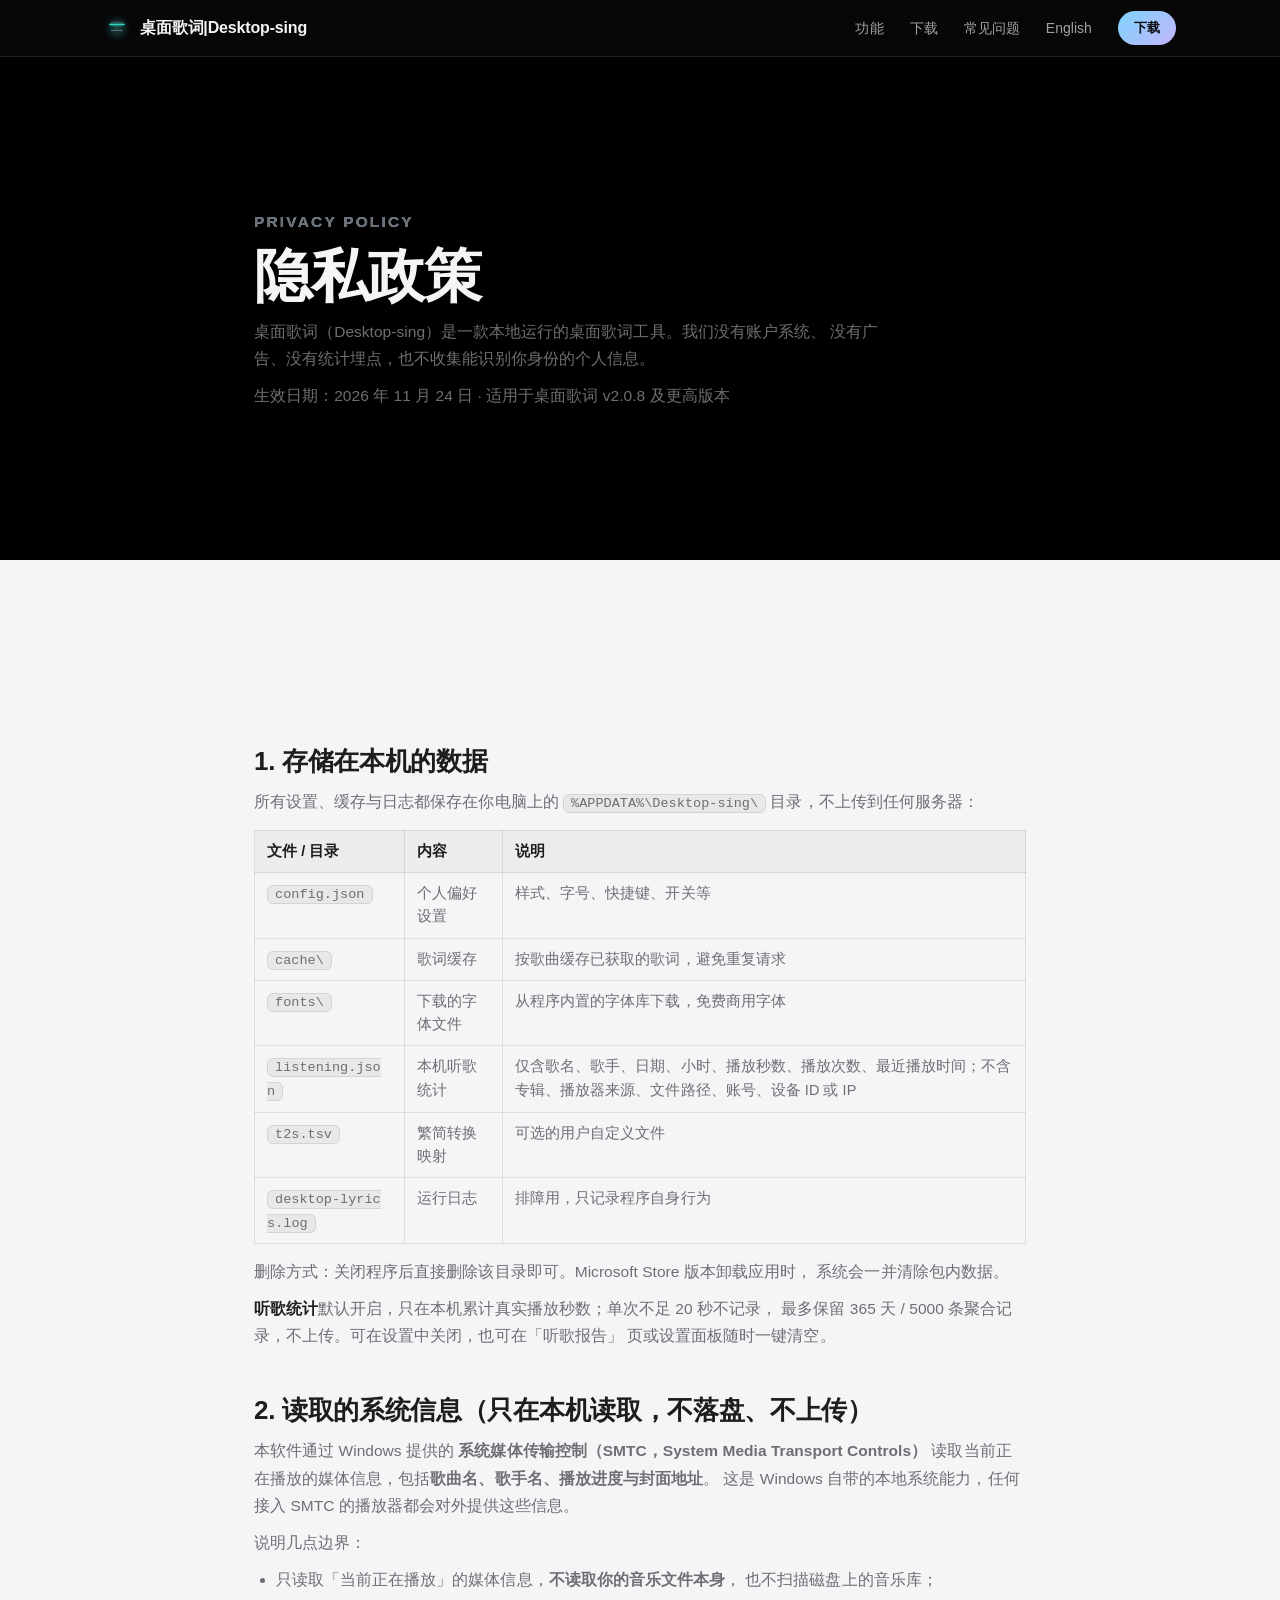
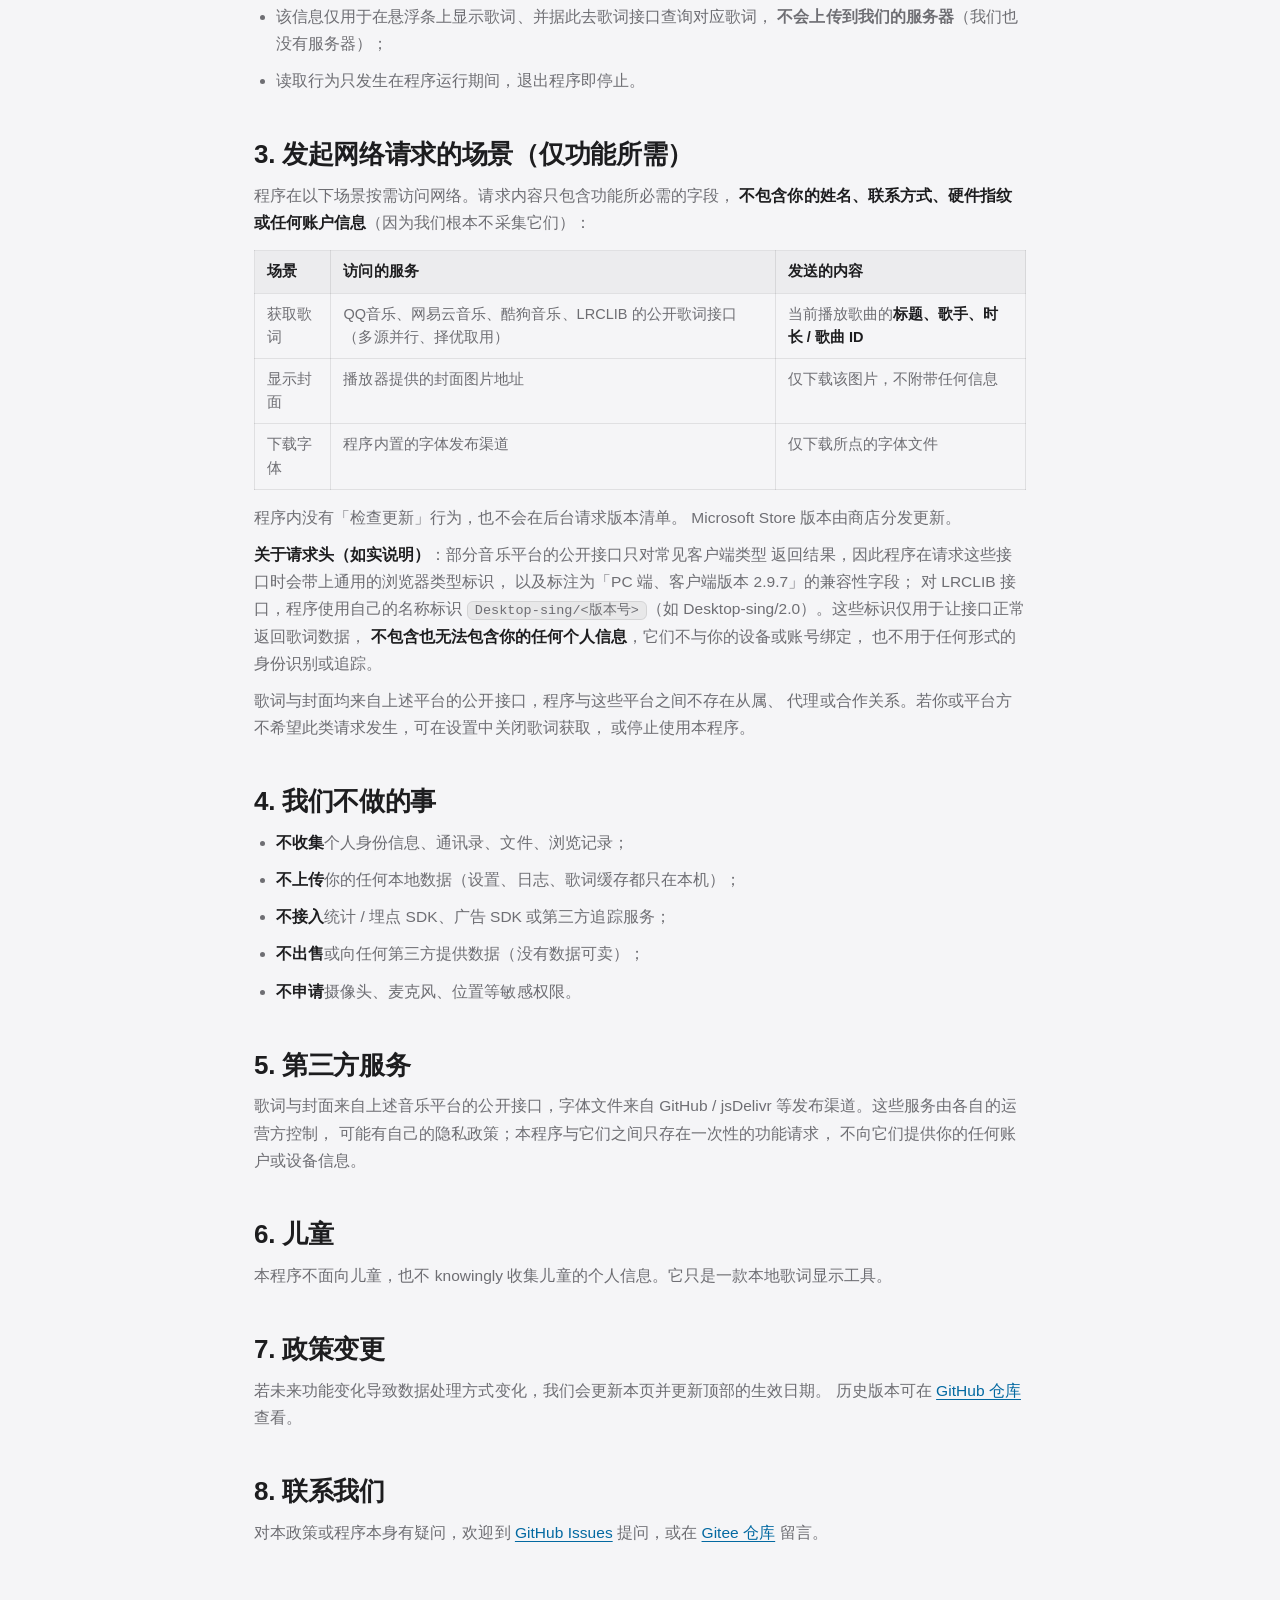
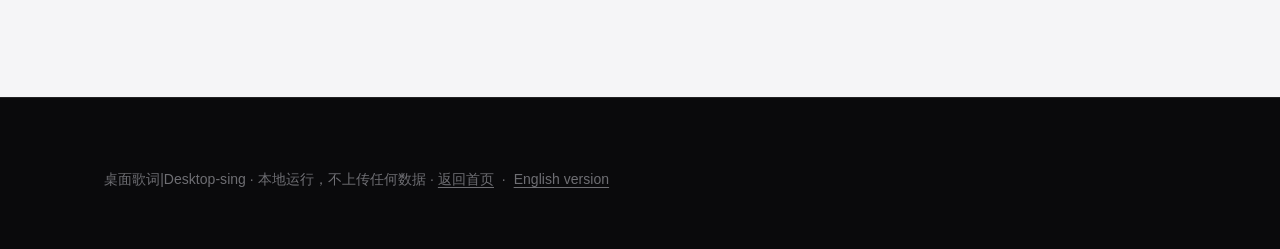
<file: site/privacy.html>
<!DOCTYPE html>
<html lang="zh-CN">
<head>
<meta charset="utf-8">
<meta name="viewport" content="width=device-width, initial-scale=1, viewport-fit=cover">
<title>隐私政策 · 桌面歌词|Desktop-sing</title>
<meta name="description" content="桌面歌词（Desktop-sing）隐私政策：本地运行，无账户、无广告、无追踪；仅按需请求歌词与封面。">
<meta name="theme-color" content="#000000">
<meta property="og:title" content="隐私政策 · 桌面歌词|Desktop-sing">
<meta property="og:description" content="本地运行，无账户、无广告、无追踪；仅按需请求歌词与封面。">
<meta property="og:type" content="website">
<link rel="icon" href="assets/favicon-32.png?v=a84f6c4a6b" sizes="32x32">
<link rel="icon" href="assets/icon-256.png?v=a84f6c4a6b" sizes="256x256">
<link rel="stylesheet" href="assets/style.css?v=a84f6c4a6b">
<style>
/* 隐私政策页专用排版（不动共享的 style.css） */
.policy { max-width: 820px; }
.policy section { margin-top: 44px; }
.policy h3 { font-size: clamp(20px, 2.4vw, 26px); }
.policy p, .policy li { font-size: 15.5px; line-height: 1.75; color: var(--l-dim); margin: 10px 0; }
.policy b { color: var(--l-text); font-weight: 600; }
.policy ul, .policy ol { padding-left: 22px; margin: 10px 0; }
.policy code {
  font-family: ui-monospace, Consolas, monospace; font-size: 13.5px;
  background: rgba(0,0,0,.055); border: 1px solid var(--l-line);
  border-radius: 6px; padding: 1px 7px; word-break: break-all;
}
.policy table { width: 100%; border-collapse: collapse; margin: 14px 0; font-size: 14.5px; }
.policy th, .policy td { text-align: left; padding: 9px 12px; border: 1px solid var(--l-line); vertical-align: top; }
.policy th { background: rgba(0,0,0,.035); color: var(--l-text); font-weight: 600; white-space: nowrap; }
.policy td { color: var(--l-dim); line-height: 1.6; }
.policy a { color: #0369a1; text-decoration: underline; text-underline-offset: 3px; }
.policy a:hover { color: #0284c7; }
.meta-line { font-size: 14px; color: var(--l-dim); margin-top: 14px; }
</style>
</head>
<body>

<header class="nav">
  <div class="wrap">
    <a class="brand" href="index.html">
      <img src="assets/icon-180.png?v=a84f6c4a6b" alt="">
      <span>桌面歌词|Desktop-sing</span>
    </a>
    <nav class="nav-links">
      <a href="index.html#features">功能</a>
      <a href="index.html#download">下载</a>
      <a href="index.html#faq">常见问题</a>
      <a href="privacy.en.html" hreflang="en" lang="en">English</a>
    </nav>
    <a class="nav-cta" href="index.html#download">下载</a>
  </div>
</header>

<main id="top">

  <section class="sec sec--dark">
    <div class="wrap policy">
      <p class="eyebrow">Privacy Policy</p>
      <h1 style="font-size:clamp(32px,5vw,58px)">隐私政策</h1>
      <p class="lead" style="max-width:640px">
        桌面歌词（Desktop-sing）是一款本地运行的桌面歌词工具。我们没有账户系统、
        没有广告、没有统计埋点，也不收集能识别你身份的个人信息。
      </p>
      <p class="meta-line">生效日期：2026 年 11 月 24 日 · 适用于桌面歌词 v2.0.8 及更高版本</p>
    </div>
  </section>

  <section class="sec sec--light">
    <div class="wrap policy">

      <section id="local">
        <h3>1. 存储在本机的数据</h3>
        <p>所有设置、缓存与日志都保存在你电脑上的
          <code>%APPDATA%\Desktop-sing\</code> 目录，不上传到任何服务器：</p>
        <table>
          <tr><th>文件 / 目录</th><th>内容</th><th>说明</th></tr>
          <tr><td><code>config.json</code></td><td>个人偏好设置</td><td>样式、字号、快捷键、开关等</td></tr>
          <tr><td><code>cache\</code></td><td>歌词缓存</td><td>按歌曲缓存已获取的歌词，避免重复请求</td></tr>
          <tr><td><code>fonts\</code></td><td>下载的字体文件</td><td>从程序内置的字体库下载，免费商用字体</td></tr>
          <tr><td><code>listening.json</code></td><td>本机听歌统计</td><td>仅含歌名、歌手、日期、小时、播放秒数、播放次数、最近播放时间；不含专辑、播放器来源、文件路径、账号、设备 ID 或 IP</td></tr>
          <tr><td><code>t2s.tsv</code></td><td>繁简转换映射</td><td>可选的用户自定义文件</td></tr>
          <tr><td><code>desktop-lyrics.log</code></td><td>运行日志</td><td>排障用，只记录程序自身行为</td></tr>
        </table>
        <p>删除方式：关闭程序后直接删除该目录即可。Microsoft Store 版本卸载应用时，
          系统会一并清除包内数据。</p>
        <p><b>听歌统计</b>默认开启，只在本机累计真实播放秒数；单次不足 20 秒不记录，
          最多保留 365 天 / 5000 条聚合记录，不上传。可在设置中关闭，也可在「听歌报告」
          页或设置面板随时一键清空。</p>
      </section>

      <section id="local-read">
        <h3>2. 读取的系统信息（只在本机读取，不落盘、不上传）</h3>
        <p>本软件通过 Windows 提供的
          <strong>系统媒体传输控制（SMTC，System Media Transport Controls）</strong>
          读取当前正在播放的媒体信息，包括<strong>歌曲名、歌手名、播放进度与封面地址</strong>。
          这是 Windows 自带的本地系统能力，任何接入 SMTC 的播放器都会对外提供这些信息。</p>
        <p>说明几点边界：</p>
        <ul>
          <li>只读取「当前正在播放」的媒体信息，<strong>不读取你的音乐文件本身</strong>，
            也不扫描磁盘上的音乐库；</li>
          <li>该信息仅用于在悬浮条上显示歌词、并据此去歌词接口查询对应歌词，
            <strong>不会上传到我们的服务器</strong>（我们也没有服务器）；</li>
          <li>读取行为只发生在程序运行期间，退出程序即停止。</li>
        </ul>
      </section>

      <section id="network">
        <h3>3. 发起网络请求的场景（仅功能所需）</h3>
        <p>程序在以下场景按需访问网络。请求内容只包含功能所必需的字段，
          <b>不包含你的姓名、联系方式、硬件指纹或任何账户信息</b>（因为我们根本不采集它们）：</p>
        <table>
          <tr><th>场景</th><th>访问的服务</th><th>发送的内容</th></tr>
          <tr>
            <td>获取歌词</td>
            <td>QQ音乐、网易云音乐、酷狗音乐、LRCLIB 的公开歌词接口（多源并行、择优取用）</td>
            <td>当前播放歌曲的<b>标题、歌手、时长 / 歌曲 ID</b></td>
          </tr>
          <tr>
            <td>显示封面</td>
            <td>播放器提供的封面图片地址</td>
            <td>仅下载该图片，不附带任何信息</td>
          </tr>
          <tr>
            <td>下载字体</td>
            <td>程序内置的字体发布渠道</td>
            <td>仅下载所点的字体文件</td>
          </tr>
        </table>
        <p>程序内没有「检查更新」行为，也不会在后台请求版本清单。
          Microsoft Store 版本由商店分发更新。</p>

        <p><b>关于请求头（如实说明）</b>：部分音乐平台的公开接口只对常见客户端类型
          返回结果，因此程序在请求这些接口时会带上通用的浏览器类型标识，
          以及标注为「PC 端、客户端版本 2.9.7」的兼容性字段；
          对 LRCLIB 接口，程序使用自己的名称标识
          <code>Desktop-sing/&lt;版本号&gt;</code>（如 Desktop-sing/2.0）。这些标识仅用于让接口正常返回歌词数据，
          <b>不包含也无法包含你的任何个人信息</b>，它们不与你的设备或账号绑定，
          也不用于任何形式的身份识别或追踪。</p>
        <p>歌词与封面均来自上述平台的公开接口，程序与这些平台之间不存在从属、
          代理或合作关系。若你或平台方不希望此类请求发生，可在设置中关闭歌词获取，
          或停止使用本程序。</p>
      </section>

      <section id="never">
        <h3>4. 我们不做的事</h3>
        <ul>
          <li><b>不收集</b>个人身份信息、通讯录、文件、浏览记录；</li>
          <li><b>不上传</b>你的任何本地数据（设置、日志、歌词缓存都只在本机）；</li>
          <li><b>不接入</b>统计 / 埋点 SDK、广告 SDK 或第三方追踪服务；</li>
          <li><b>不出售</b>或向任何第三方提供数据（没有数据可卖）；</li>
          <li><b>不申请</b>摄像头、麦克风、位置等敏感权限。</li>
        </ul>
      </section>

      <section id="third-party">
        <h3>5. 第三方服务</h3>
        <p>歌词与封面来自上述音乐平台的公开接口，字体文件来自
          GitHub / jsDelivr 等发布渠道。这些服务由各自的运营方控制，
          可能有自己的隐私政策；本程序与它们之间只存在一次性的功能请求，
          不向它们提供你的任何账户或设备信息。</p>
      </section>

      <section id="children">
        <h3>6. 儿童</h3>
        <p>本程序不面向儿童，也不 knowingly 收集儿童的个人信息。它只是一款本地歌词显示工具。</p>
      </section>

      <section id="changes">
        <h3>7. 政策变更</h3>
        <p>若未来功能变化导致数据处理方式变化，我们会更新本页并更新顶部的生效日期。
          历史版本可在 <a href="https://github.com/xiaohao8/Desktop-sing" target="_blank" rel="noopener">GitHub 仓库</a> 查看。</p>
      </section>

      <section id="contact">
        <h3>8. 联系我们</h3>
        <p>对本政策或程序本身有疑问，欢迎到
          <a href="https://github.com/xiaohao8/Desktop-sing/issues" target="_blank" rel="noopener">GitHub Issues</a>
          提问，或在 <a href="https://gitee.com/xiaohao3/Desktop-sing" target="_blank" rel="noopener">Gitee 仓库</a> 留言。</p>
      </section>

    </div>
  </section>

</main>

<footer class="foot">
  <div class="wrap">
    <p class="small">桌面歌词|Desktop-sing · 本地运行，不上传任何数据 ·
      <a href="index.html" style="text-decoration:underline;text-underline-offset:3px">返回首页</a>
      &nbsp;·&nbsp;
      <a href="privacy.en.html" hreflang="en" lang="en" style="text-decoration:underline;text-underline-offset:3px">English version</a></p>
  </div>
</footer>

</body>
</html>
</file>
<file: site/assets/style.css>
/* ==========================================================================
   桌面歌词 · 官网样式
   设计基调：Apple 风格 —— 大字距紧、留白大、深/浅段交替、圆角与毛玻璃。
   无外部依赖（不引任何 CDN / 字体），方便离线与任意静态托管部署。
   ========================================================================== */

:root {
  /* 品牌色：与 App 默认主色一致（渐变取自封面主色提取的兜底值） */
  --brand1: #7dd3fc;
  --brand2: #c4b5fd;
  --grad: linear-gradient(135deg, var(--brand1), var(--brand2));
  --ink: #0b0d14;

  /* 深色面 */
  --d-bg: #000;
  --d-bg2: #0a0a0c;
  --d-surface: rgba(255, 255, 255, .045);
  --d-surface-2: rgba(255, 255, 255, .075);
  --d-line: rgba(255, 255, 255, .10);
  --d-line-2: rgba(255, 255, 255, .18);
  --d-text: #f5f5f7;
  --d-dim: #a1a1a6;
  --d-dim2: #6e6e73;

  /* 浅色面 */
  --l-bg: #f5f5f7;
  --l-bg2: #ffffff;
  --l-surface: rgba(0, 0, 0, .028);
  --l-line: rgba(0, 0, 0, .085);
  --l-text: #1d1d1f;
  --l-dim: #6e6e73;

  --r-xl: 32px;
  --r-lg: 24px;
  --r-md: 18px;
  --r-sm: 12px;

  --maxw: 1120px;
  --ease: cubic-bezier(.22, .68, .24, 1);
}

* { box-sizing: border-box; }

html { scroll-behavior: smooth; -webkit-text-size-adjust: 100%; }

body {
  margin: 0;
  background: var(--d-bg);
  color: var(--d-text);
  font-family: -apple-system, BlinkMacSystemFont, "SF Pro SC", "SF Pro Text",
               "PingFang SC", "HarmonyOS Sans SC", "Microsoft YaHei UI",
               "Helvetica Neue", Arial, sans-serif;
  font-size: 17px;
  line-height: 1.6;
  letter-spacing: .002em;
  -webkit-font-smoothing: antialiased;
  text-rendering: optimizeLegibility;
  overflow-x: hidden;
}

img { max-width: 100%; display: block; }

a { color: inherit; text-decoration: none; }

/* ---------- 版式 ---------- */

.wrap { width: 100%; max-width: var(--maxw); margin: 0 auto; padding: 0 24px; }

h1, h2, h3 { margin: 0; font-weight: 700; letter-spacing: -.022em; line-height: 1.08; }

h1 { font-size: clamp(38px, 6.6vw, 84px); }
h2 { font-size: clamp(30px, 4.4vw, 56px); }
h3 { font-size: clamp(19px, 2vw, 24px); letter-spacing: -.012em; line-height: 1.3; }

.eyebrow {
  font-size: 14px; font-weight: 600; letter-spacing: .14em;
  text-transform: uppercase;
  background: var(--grad); -webkit-background-clip: text; background-clip: text;
  color: transparent;
  margin-bottom: 14px;
}

.lead { font-size: clamp(17px, 1.6vw, 21px); line-height: 1.55; color: var(--d-dim); margin: 20px 0 0; }
.sec--light .lead { color: var(--l-dim); }

.small { font-size: 14px; color: var(--d-dim2); }
.sec--light .small { color: var(--l-dim); }

/* 隐私政策里的说明表格：窄屏不许把整页撑出横向滚动条。
   英文页列里有长文件名（t2s.tsv / 下载字体 / Downloaded from…），360px 视口下
   表格最小宽度 434px，会把页面撑到 459px —— 页面本体横向滚动，正文右侧被切。
   表格自身改成可横向滚动的块，溢出留在表内，页面宽度不受影响。 */
.policy table {
  display: block;
  width: 100%;
  overflow-x: auto;
  -webkit-overflow-scrolling: touch;
}

/* ---------- 区块 ---------- */

.sec { position: relative; padding: clamp(72px, 11vw, 148px) 0; }
.sec--dark { background: var(--d-bg); color: var(--d-text); }
.sec--dark2 { background: var(--d-bg2); color: var(--d-text); }
.sec--light { background: var(--l-bg); color: var(--l-text); }
.sec--light + .sec--light { border-top: 1px solid var(--l-line); }

.sec-head { max-width: 760px; margin-bottom: clamp(36px, 5vw, 64px); }
.sec-head.center { margin-left: auto; margin-right: auto; text-align: center; }

/* ---------- 导航 ---------- */

.nav {
  position: sticky; top: 0; z-index: 60;
  background: rgba(10, 10, 12, .72);
  border-bottom: 1px solid var(--d-line);
  backdrop-filter: saturate(180%) blur(20px);
  -webkit-backdrop-filter: saturate(180%) blur(20px);
}
.nav .wrap { display: flex; align-items: center; gap: 26px; height: 56px; }

.brand { display: flex; align-items: center; gap: 10px; min-width: 0;
         font-weight: 600; font-size: 16px; letter-spacing: -.01em; }
.brand img { width: 26px; height: 26px; border-radius: 7px; flex: 0 0 auto; }
/* 产品名「桌面歌词|Desktop-sing」比原来的「桌面歌词」长了近一倍，窄屏（≤390px）
   会被挤成两三行 —— 宁可省略号也不能换行：换行会把 56px 的导航栏撑高，
   观感也垮。min-width:0 是让 flex 项能被压下去、省略号才生效的前提。 */
.brand span { min-width: 0; white-space: nowrap; overflow: hidden; text-overflow: ellipsis; }

.nav-links { display: flex; gap: 26px; margin-left: auto; font-size: 14px; color: var(--d-dim); }
.nav-links a { transition: color .2s; }
.nav-links a:hover { color: var(--d-text); }

.nav-cta {
  font-size: 13px; font-weight: 600;
  padding: 7px 16px; border-radius: 980px;
  background: var(--grad); color: var(--ink);
  transition: transform .2s var(--ease), box-shadow .2s;
}
.nav-cta:hover { transform: translateY(-1px); box-shadow: 0 6px 20px rgba(125, 211, 252, .3); }

@media (max-width: 720px) { .nav-links { display: none; } }
/* 小屏（360/375 这类）上品牌 + 右侧按钮本就紧张，英文页按钮写着「Download」更宽：
   收一收字号与间距，让完整产品名尽量不被省略号截掉。320px 才轮到省略号兜底。 */
@media (max-width: 430px) {
  .nav .wrap { gap: 14px; }
  .brand { font-size: 14px; }
  .nav-cta { padding: 7px 12px; }
}

/* ---------- 按钮 ---------- */

.btn {
  display: inline-flex; align-items: center; gap: 8px;
  padding: 13px 26px; border-radius: 980px;
  font-size: 16px; font-weight: 600; letter-spacing: -.005em;
  transition: transform .22s var(--ease), box-shadow .22s, background .22s;
  will-change: transform;
}
.btn--primary { background: var(--grad); color: var(--ink); }
.btn--primary:hover { transform: translateY(-2px); box-shadow: 0 10px 30px rgba(125, 211, 252, .32); }
.btn--ghost { color: var(--d-text); border: 1px solid var(--d-line-2); }
.btn--ghost:hover { background: var(--d-surface-2); }
.sec--light .btn--ghost { color: var(--l-text); border-color: rgba(0, 0, 0, .16); }
.sec--light .btn--ghost:hover { background: rgba(0, 0, 0, .05); }

.btn-row { display: flex; flex-wrap: wrap; gap: 14px; margin-top: 32px; }
.sec-head.center .btn-row { justify-content: center; }

/* ---------- 首屏 ---------- */

.hero { position: relative; padding: clamp(64px, 9vw, 120px) 0 clamp(48px, 6vw, 80px); overflow: hidden; }
.hero::before {
  content: ""; position: absolute; left: -10%; right: -10%; top: -30%; height: 90%;
  background:
    radial-gradient(46% 52% at 42% 30%, rgba(125, 211, 252, .22), transparent 68%),
    radial-gradient(42% 48% at 68% 12%, rgba(196, 181, 253, .18), transparent 70%);
  filter: blur(18px); pointer-events: none;
}
.hero .wrap { position: relative; }
.hero-text { max-width: 820px; }
.hero h1 { margin-top: 4px; }
.hero .lead { max-width: 640px; }

.hero-shot { margin-top: clamp(40px, 6vw, 72px); position: relative; }
.hero-shot::after {
  content: ""; position: absolute; inset: 12% 8% -6%;
  background: radial-gradient(60% 60% at 50% 50%, rgba(196, 181, 253, .26), transparent 72%);
  filter: blur(40px); z-index: 0; pointer-events: none;
}
.hero-shot .shot { position: relative; z-index: 1; }

/* ---------- 截图外框 ---------- */

.shot {
  border-radius: var(--r-lg);
  border: 1px solid var(--d-line);
  background: rgba(255, 255, 255, .03);
  overflow: hidden;
  box-shadow: 0 30px 70px rgba(0, 0, 0, .55);
}
.shot img { width: 100%; height: auto; }
.sec--light .shot { border-color: var(--l-line); box-shadow: 0 24px 60px rgba(0, 0, 0, .13); background: #fff; }

/* ---------- 特性三栏 ---------- */

.grid3 { display: grid; grid-template-columns: repeat(3, 1fr); gap: 22px; }
@media (max-width: 860px) { .grid3 { grid-template-columns: 1fr; } }

.card {
  padding: 30px 28px 32px; border-radius: var(--r-lg);
  background: var(--d-surface); border: 1px solid var(--d-line);
  transition: transform .3s var(--ease), background .3s, border-color .3s;
}
.card:hover { transform: translateY(-3px); background: var(--d-surface-2); border-color: var(--d-line-2); }
.sec--light .card { background: #fff; border-color: var(--l-line); }
.sec--light .card:hover { background: #fff; border-color: rgba(0, 0, 0, .16); }

.card p { margin: 12px 0 0; font-size: 15.5px; color: var(--d-dim); }
.sec--light .card p { color: var(--l-dim); }

.ico {
  width: 44px; height: 44px; border-radius: 13px;
  display: grid; place-items: center; margin-bottom: 18px;
  background: var(--grad); color: var(--ink);
}
.ico svg { width: 24px; height: 24px; }

/* ---------- 样式画廊（横向滚动） ---------- */

.gallery {
  display: flex; gap: 22px; overflow-x: auto; padding: 6px 24px 30px;
  scroll-snap-type: x proximity; scrollbar-width: none;
  -webkit-overflow-scrolling: touch;
}
.gallery::-webkit-scrollbar { display: none; }
.gallery > figure {
  flex: 0 0 auto; width: min(78vw, 520px); margin: 0; scroll-snap-align: center;
}
.gallery figcaption { margin-top: 16px; font-size: 15px; color: var(--d-dim); text-align: center; }
.gallery figcaption b { color: var(--d-text); font-weight: 600; }

.hint-swipe { text-align: center; font-size: 13px; color: var(--d-dim2); }

/* ---------- 标签 ---------- */

.chips { display: flex; flex-wrap: wrap; gap: 10px; margin-top: 26px; padding: 0; list-style: none; }
.chips li {
  padding: 8px 16px; border-radius: 980px; font-size: 14px;
  background: var(--d-surface); border: 1px solid var(--d-line); color: var(--d-dim);
}
.sec--light .chips li { background: rgba(0, 0, 0, .04); border-color: var(--l-line); color: var(--l-dim); }

/* ---------- 双栏（图文） ---------- */

.split { display: grid; grid-template-columns: 1fr 1fr; gap: clamp(32px, 6vw, 80px); align-items: center; }
@media (max-width: 900px) { .split { grid-template-columns: 1fr; } }

.ticks { list-style: none; padding: 0; margin: 26px 0 0; }
.ticks li { position: relative; padding-left: 30px; margin-bottom: 14px; font-size: 15.5px; color: var(--d-dim); }
.sec--light .ticks li { color: var(--l-dim); }
.ticks li::before {
  content: ""; position: absolute; left: 0; top: 8px;
  width: 16px; height: 9px; border-left: 2px solid var(--brand1); border-bottom: 2px solid var(--brand1);
  transform: rotate(-45deg); border-radius: 1px;
}
.ticks li b { color: var(--d-text); font-weight: 600; }
.sec--light .ticks li b { color: var(--l-text); }

/* 面板是竖长条，窄一些更好看 */
.split--panel { grid-template-columns: 1.05fr .72fr; }
@media (max-width: 900px) { .split--panel { grid-template-columns: 1fr; } }

/* ---------- 屏保 2×2 ---------- */

.grid2 { display: grid; grid-template-columns: 1fr 1fr; gap: 22px; }
@media (max-width: 780px) { .grid2 { grid-template-columns: 1fr; } }
.grid2 figure { margin: 0; }
.grid2 figcaption { margin-top: 14px; font-size: 15px; color: var(--d-dim); }
.grid2 figcaption b { color: var(--d-text); font-weight: 600; }

/* ---------- 数据条 ---------- */

.stats { display: grid; grid-template-columns: repeat(4, 1fr); gap: 22px; }
@media (max-width: 860px) { .stats { grid-template-columns: repeat(2, 1fr); } }
.stat { padding: 26px 24px; border-radius: var(--r-md); background: var(--d-surface); border: 1px solid var(--d-line); }
.stat .n { font-size: clamp(30px, 3.4vw, 44px); font-weight: 700; letter-spacing: -.03em; line-height: 1.1;
  background: var(--grad); -webkit-background-clip: text; background-clip: text; color: transparent; }
.stat .t { margin-top: 8px; font-size: 14px; color: var(--d-dim); }
.stat .o { margin-top: 4px; font-size: 12.5px; color: var(--d-dim2); }

/* ---------- 下载 ---------- */

.dl-grid { display: grid; grid-template-columns: 1fr 1fr 1fr; gap: 18px; }
@media (max-width: 960px) { .dl-grid { grid-template-columns: 1fr 1fr; } }
@media (max-width: 720px) { .dl-grid { grid-template-columns: 1fr; } }.dl {
  display: flex; flex-direction: column; gap: 6px;
  padding: 32px 30px; border-radius: var(--r-lg);
  background: #fff; border: 1px solid var(--l-line);
  transition: transform .3s var(--ease), box-shadow .3s, border-color .3s;
}
.dl:hover { transform: translateY(-4px); box-shadow: 0 18px 44px rgba(0, 0, 0, .12); border-color: rgba(0, 0, 0, .18); }
.dl .k { font-size: 13px; font-weight: 600; letter-spacing: .1em; text-transform: uppercase; color: var(--l-dim); }
.dl .v { display: flex; align-items: center; gap: 10px; font-size: 23px; font-weight: 700; letter-spacing: -.02em; }
.dl .v svg { width: 24px; height: 24px; flex: 0 0 auto; }
.dl .d { font-size: 14.5px; color: var(--l-dim); }
.dl .go { margin-top: 14px; display: inline-flex; align-items: center; gap: 6px; font-size: 15px; font-weight: 600; color: #0a84ff; }
.dl .go::after { content: "›"; font-size: 20px; line-height: 1; transition: transform .25s var(--ease); }
.dl:hover .go::after { transform: translateX(3px); }
/* 主推渠道用淡品牌色底 + 品牌色描边做区分。
   注意别写 grid-column: 1/-1 —— 那只让第一张卡片占满整行，第二张会孤零零
   留在下一行的左半格，看起来像排版坏了。两张等宽并排，靠配色区分主次。 */
.dl--main { background: linear-gradient(135deg, rgba(125, 211, 252, .1), rgba(196, 181, 253, .12)); border-color: rgba(125, 211, 252, .34); }

/* 商店优先：第一张卡独占整行，下面三张作为下载包/历史版本备选。 */
.dl--store {
  grid-column: 1 / -1;
  position: relative;
  overflow: hidden;
  padding: 34px 38px;
  color: #f7fbff;
  background:
    radial-gradient(circle at 88% 20%, rgba(58, 160, 255, .4), transparent 32%),
    linear-gradient(118deg, #07111f 0%, #10233d 58%, #0b3159 100%);
  border-color: rgba(87, 174, 255, .45);
}
.dl--store::after {
  content: "";
  position: absolute;
  right: -54px;
  bottom: -86px;
  width: 250px;
  height: 250px;
  border: 1px solid rgba(255, 255, 255, .12);
  border-radius: 50%;
  box-shadow: 0 0 0 34px rgba(255, 255, 255, .035), 0 0 0 68px rgba(255, 255, 255, .02);
}
.dl--store > * { position: relative; z-index: 1; }
.dl--store .k,
.dl--store .d { color: rgba(235, 246, 255, .72); }
.dl--store .v { font-size: clamp(25px, 3.2vw, 34px); }
.dl--store .go { color: #8bc8ff; }
.dl--store:hover { border-color: rgba(111, 190, 255, .78); box-shadow: 0 22px 54px rgba(8, 26, 48, .24); }
@media (max-width: 720px) {
  .dl--store { padding: 28px 24px; }
}

.dl-meta { display: flex; flex-wrap: wrap; gap: 10px 22px; margin-top: 26px; font-size: 14px; color: var(--l-dim); }
.dl-meta span { display: inline-flex; align-items: center; gap: 7px; }
.dl-meta span::before { content: ""; width: 6px; height: 6px; border-radius: 50%; background: var(--brand1); }

/* ---------- FAQ ---------- */

.faq { border-top: 1px solid var(--d-line); }
.faq details { border-bottom: 1px solid var(--d-line); }
.faq summary {
  cursor: pointer; list-style: none; padding: 24px 40px 24px 0; position: relative;
  font-size: 17px; font-weight: 600; letter-spacing: -.01em;
}
.faq summary::-webkit-details-marker { display: none; }
.faq summary::after {
  content: "+"; position: absolute; right: 6px; top: 50%; transform: translateY(-50%);
  font-size: 22px; font-weight: 400; color: var(--d-dim2); transition: transform .25s var(--ease);
}
.faq details[open] summary::after { transform: translateY(-50%) rotate(45deg); }
.faq .a { padding: 0 40px 26px 0; color: var(--d-dim); font-size: 15.5px; }
.faq .a code {
  font-family: ui-monospace, SFMono-Regular, Consolas, monospace; font-size: 13.5px;
  background: var(--d-surface-2); padding: 2px 7px; border-radius: 6px;
}

/* ---------- 页脚 ---------- */

.foot { background: var(--d-bg2); border-top: 1px solid var(--d-line); padding: 56px 0 48px; font-size: 14px; color: var(--d-dim2); }
.foot .row { display: flex; flex-wrap: wrap; gap: 18px 32px; align-items: center; }
.foot a:hover { color: var(--d-text); }
.foot .rules { margin-top: 26px; line-height: 1.7; max-width: 720px; }

/* ---------- 滚动入场动画（渐进增强） ----------
   默认是**可见**的：禁用 JS、或 assets/main.js 没随文件一起部署时，
   页面照常完整显示，绝不会出现"整站空白"。
   只有 <html class="js"> 存在时才切到"先隐藏、滚动到就入场"。
   js 类由 index.html <head> 里的内联脚本同步加上（早于首次绘制，不闪）。
   万一 main.js 加载失败，那个内联脚本会在 2.5s 后补一个 reveal-all 兜底。 */

.reveal { opacity: 1; transform: none; }

.js .reveal { opacity: 0; transform: translateY(26px); }
.js .reveal.in {
  opacity: 1; transform: none;
  transition: opacity .9s var(--ease), transform .9s var(--ease);
  transition-delay: var(--d, 0ms);
}
.js.reveal-all .reveal { opacity: 1 !important; transform: none !important; transition: none !important; }

@media (prefers-reduced-motion: reduce) {
  html { scroll-behavior: auto; }
  /* 这里必须带 .js 前缀，否则特异性低于上面的 .js .reveal，关不掉动画 */
  html.js .reveal { opacity: 1; transform: none; }
  html.js .reveal.in { transition: none; }
  * { animation-duration: .001ms !important; transition-duration: .001ms !important; }
}
</file>
